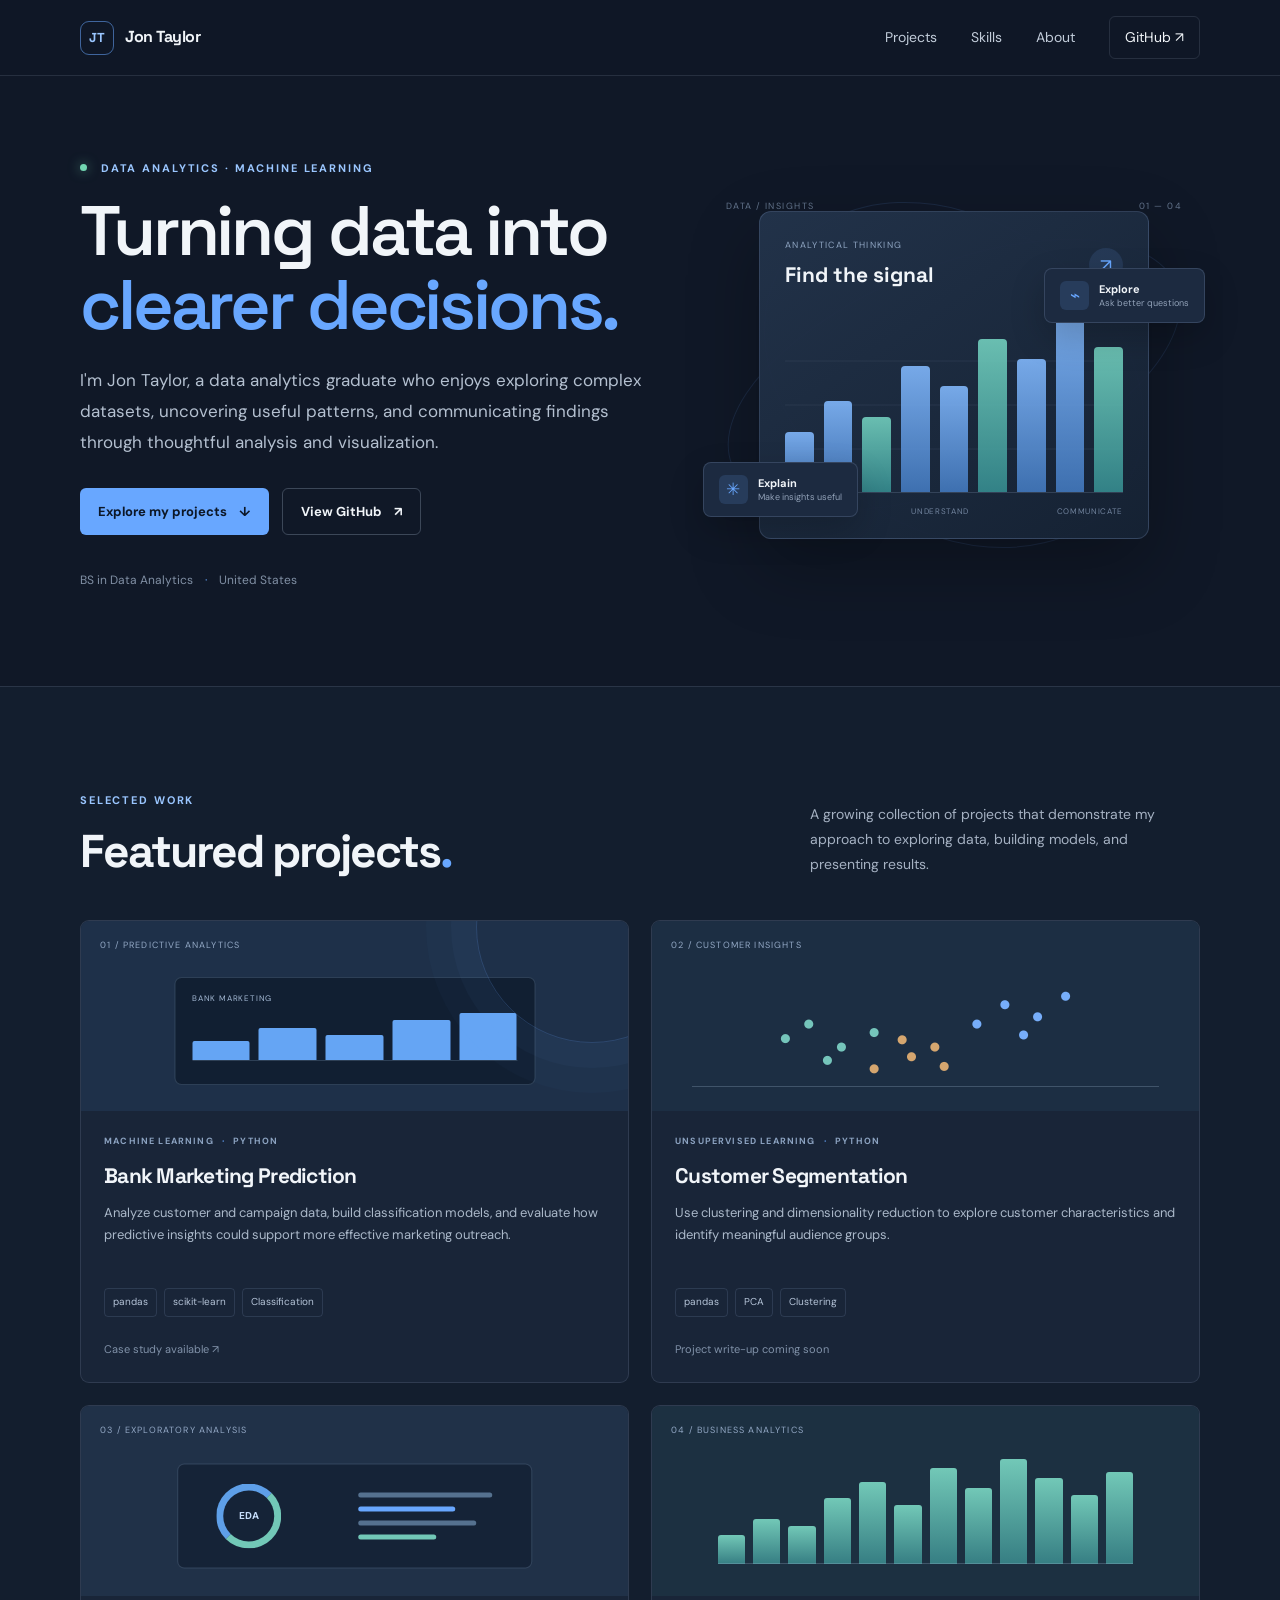
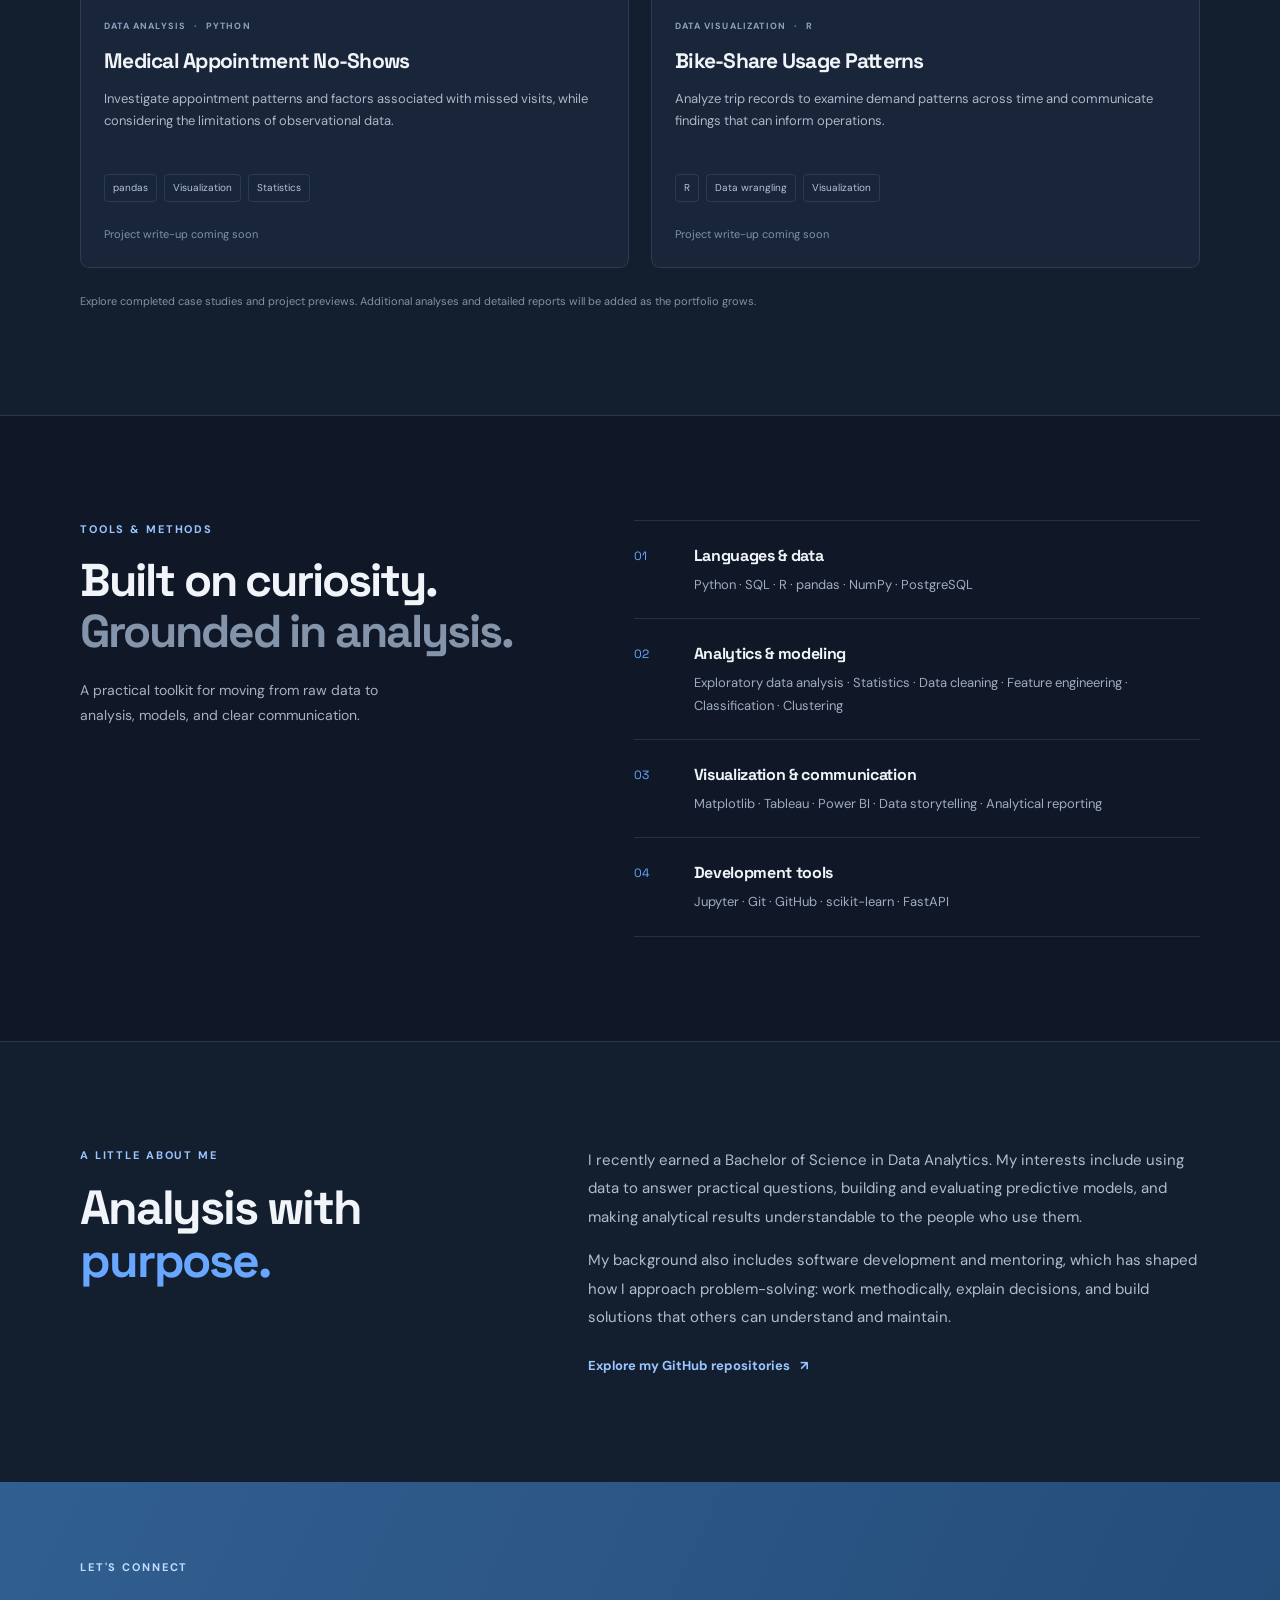
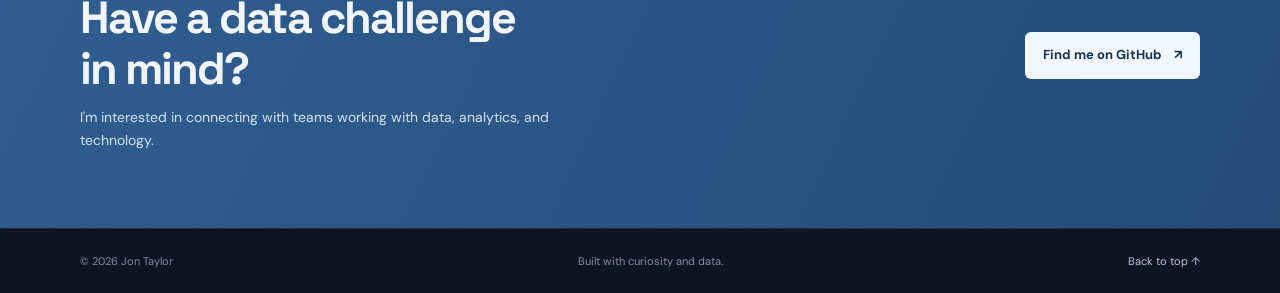
<file: index.html>
<!doctype html>
<html lang="en">

<head>
  <meta charset="utf-8">
  <meta name="viewport" content="width=device-width, initial-scale=1">
  <meta name="description"
    content="Jon Taylor's data analytics portfolio, featuring projects in data analysis, visualization, SQL, and machine learning.">
  <meta name="theme-color" content="#101827">
  <title>Jon Taylor | Data Analytics Portfolio</title>
  <link rel="preconnect" href="https://fonts.googleapis.com">
  <link rel="preconnect" href="https://fonts.gstatic.com" crossorigin>
  <link
    href="https://fonts.googleapis.com/css2?family=DM+Sans:wght@400;500;600;700&family=Space+Grotesk:wght@500;600;700&display=swap"
    rel="stylesheet">
  <link rel="stylesheet" href="styles.css">
</head>

<body>
  <header class="site-header">
    <nav class="nav container" aria-label="Main navigation">
      <a class="brand" href="#home" aria-label="Jon Taylor home"><span class="brand-mark">JT</span><span>Jon
          Taylor</span></a>
      <button class="menu-toggle" type="button" aria-expanded="false" aria-controls="nav-links"
        aria-label="Toggle navigation">☰</button>
      <div class="nav-links" id="nav-links">
        <a href="#projects">Projects</a>
        <a href="#skills">Skills</a>
        <a href="#about">About</a>
        <a class="nav-cta" href="https://github.com/jontaylor224" target="_blank" rel="noopener noreferrer">GitHub <span
            aria-hidden="true">↗</span></a>
      </div>
    </nav>
  </header>

  <main>
    <section class="hero container" id="home">
      <div class="hero-copy">
        <p class="eyebrow"><span class="status-dot"></span> DATA ANALYTICS · MACHINE LEARNING</p>
        <h1>Turning data into <span>clearer decisions.</span></h1>
        <p class="hero-intro">I'm Jon Taylor, a data analytics graduate who enjoys exploring complex datasets,
          uncovering useful patterns, and communicating findings through thoughtful analysis and visualization.</p>
        <div class="hero-actions">
          <a class="button button-primary" href="#projects">Explore my projects <span aria-hidden="true">↓</span></a>
          <a class="button button-secondary" href="https://github.com/jontaylor224" target="_blank"
            rel="noopener noreferrer">View GitHub <span aria-hidden="true">↗</span></a>
        </div>
        <div class="hero-meta"><span>BS in Data Analytics</span><span class="meta-separator">·</span><span>United
            States</span></div>
      </div>
      <div class="hero-visual" aria-label="Abstract data visualization illustration">
        <div class="visual-topline"><span>DATA / INSIGHTS</span><span>01 — 04</span></div>
        <div class="chart-card">
          <div class="chart-heading">
            <div><span class="chart-kicker">ANALYTICAL THINKING</span><strong>Find the signal</strong></div><span
              class="chart-icon">↗</span>
          </div>
          <div class="bar-chart" aria-hidden="true">
            <span style="--h:34%"></span><span style="--h:52%"></span><span style="--h:43%"></span><span
              style="--h:72%"></span><span style="--h:61%"></span><span style="--h:88%"></span><span
              style="--h:76%"></span><span style="--h:100%"></span><span style="--h:83%"></span>
          </div>
          <div class="chart-axis"><span>EXPLORE</span><span>UNDERSTAND</span><span>COMMUNICATE</span></div>
        </div>
        <div class="floating-note note-one"><span class="note-symbol">⌁</span><span><b>Explore</b><small>Ask better
              questions</small></span></div>
        <div class="floating-note note-two"><span class="note-symbol">✳</span><span><b>Explain</b><small>Make insights
              useful</small></span></div>
        <div class="visual-orbit orbit-one"></div>
        <div class="visual-orbit orbit-two"></div>
      </div>
    </section>

    <section class="section projects-section" id="projects">
      <div class="container">
        <div class="section-heading">
          <div>
            <p class="eyebrow">SELECTED WORK</p>
            <h2>Featured projects<span class="accent">.</span></h2>
          </div>
          <p class="section-description">A growing collection of projects that demonstrate my approach to exploring
            data, building models, and presenting results.</p>
        </div>
        <div class="project-grid">
          <article class="project-card project-featured">
            <a class="project-card-link" href="projects/bank-marketing-prediction/index.html">
              <div class="project-art art-census">
                <div class="art-label">01 / PREDICTIVE ANALYTICS</div>
                <div class="mini-dashboard">
                  <div class="mini-title">BANK MARKETING</div>
                  <div class="mini-bars"><i></i><i></i><i></i><i></i><i></i></div>
                  <div class="mini-line"></div>
                </div>
              </div>
              <div class="project-content">
                <div class="project-type">MACHINE LEARNING <span>·</span> PYTHON</div>
                <h3>Bank Marketing Prediction</h3>
                <p>Analyze customer and campaign data, build classification models, and evaluate how predictive insights
                  could support more effective marketing outreach.</p>
                <div class="tag-list">
                  <span>pandas</span>
                  <span>scikit-learn</span>
                  <span>Classification</span>
                </div>
                <span class="project-status">Case study available ↗</span>
              </div>
            </a>
          </article>
          <article class="project-card">
            <div class="project-art art-cluster">
              <div class="art-label">02 / CUSTOMER INSIGHTS</div>
              <div class="cluster-points">
                <i></i><i></i><i></i><i></i><i></i><i></i><i></i><i></i><i></i><i></i><i></i><i></i><i></i><i></i><i></i><i></i>
              </div>
              <div class="cluster-axis"></div>
            </div>
            <div class="project-content">
              <div class="project-type">UNSUPERVISED LEARNING <span>·</span> PYTHON</div>
              <h3>Customer Segmentation</h3>
              <p>Use clustering and dimensionality reduction to explore customer characteristics and identify meaningful
                audience groups.</p>
              <div class="tag-list"><span>pandas</span><span>PCA</span><span>Clustering</span></div><span
                class="project-status">Project write-up coming soon</span>
            </div>
          </article>
          <article class="project-card">
            <div class="project-art art-health">
              <div class="art-label">03 / EXPLORATORY ANALYSIS</div>
              <div class="health-panel">
                <div class="health-ring"><span>EDA</span></div>
                <div class="health-lines"><i></i><i></i><i></i><i></i></div>
              </div>
            </div>
            <div class="project-content">
              <div class="project-type">DATA ANALYSIS <span>·</span> PYTHON</div>
              <h3>Medical Appointment No-Shows</h3>
              <p>Investigate appointment patterns and factors associated with missed visits, while considering the
                limitations of observational data.</p>
              <div class="tag-list"><span>pandas</span><span>Visualization</span><span>Statistics</span></div><span
                class="project-status">Project write-up coming soon</span>
            </div>
          </article>
          <article class="project-card">
            <div class="project-art art-bikeshare">
              <div class="art-label">04 / BUSINESS ANALYTICS</div>
              <div class="bike-bars">
                <i></i><i></i><i></i><i></i><i></i><i></i><i></i><i></i><i></i><i></i><i></i><i></i>
              </div>
              <div class="bike-baseline"></div>
            </div>
            <div class="project-content">
              <div class="project-type">DATA VISUALIZATION <span>·</span> R</div>
              <h3>Bike-Share Usage Patterns</h3>
              <p>Analyze trip records to examine demand patterns across time and communicate findings that can inform
                operations.</p>
              <div class="tag-list"><span>R</span><span>Data wrangling</span><span>Visualization</span></div><span
                class="project-status">Project write-up coming soon</span>
            </div>
          </article>
        </div>
        <p class="projects-note">
          Explore completed case studies and project previews. Additional analyses
          and detailed reports will be added as the portfolio grows.
        </p>
      </div>
    </section>

    <section class="section skills-section" id="skills">
      <div class="container skills-layout">
        <div>
          <p class="eyebrow">TOOLS & METHODS</p>
          <h2>Built on curiosity.<br><span class="muted-heading">Grounded in analysis.</span></h2>
          <p class="section-description">A practical toolkit for moving from raw data to analysis, models, and clear
            communication.</p>
        </div>
        <div class="skill-groups">
          <div class="skill-group"><span class="skill-number">01</span>
            <div>
              <h3>Languages & data</h3>
              <p>Python · SQL · R · pandas · NumPy · PostgreSQL</p>
            </div>
          </div>
          <div class="skill-group"><span class="skill-number">02</span>
            <div>
              <h3>Analytics & modeling</h3>
              <p>Exploratory data analysis · Statistics · Data cleaning · Feature engineering · Classification ·
                Clustering</p>
            </div>
          </div>
          <div class="skill-group"><span class="skill-number">03</span>
            <div>
              <h3>Visualization & communication</h3>
              <p>Matplotlib · Tableau · Power BI · Data storytelling · Analytical reporting</p>
            </div>
          </div>
          <div class="skill-group"><span class="skill-number">04</span>
            <div>
              <h3>Development tools</h3>
              <p>Jupyter · Git · GitHub · scikit-learn · FastAPI</p>
            </div>
          </div>
        </div>
      </div>
    </section>

    <section class="section about-section" id="about">
      <div class="container about-layout">
        <div>
          <p class="eyebrow">A LITTLE ABOUT ME</p>
          <h2>Analysis with<br><span class="accent">purpose.</span></h2>
        </div>
        <div class="about-copy">
          <p>I recently earned a Bachelor of Science in Data Analytics. My interests include using data to answer
            practical questions, building and evaluating predictive models, and making analytical results understandable
            to the people who use them.</p>
          <p>My background also includes software development and mentoring, which has shaped how I approach
            problem-solving: work methodically, explain decisions, and build solutions that others can understand and
            maintain.</p><a class="text-link" href="https://github.com/jontaylor224" target="_blank"
            rel="noopener noreferrer">Explore my GitHub repositories <span aria-hidden="true">↗</span></a>
        </div>
      </div>
    </section>

    <section class="contact-section" id="contact">
      <div class="container contact-inner">
        <div>
          <p class="eyebrow">LET'S CONNECT</p>
          <h2>Have a data challenge<br>in mind?</h2>
          <p>I'm interested in connecting with teams working with data, analytics, and technology.</p>
        </div><a class="button button-light" href="https://github.com/jontaylor224" target="_blank"
          rel="noopener noreferrer">Find me on GitHub <span aria-hidden="true">↗</span></a>
      </div>
    </section>
  </main>

  <footer class="footer">
    <div class="container footer-inner"><span>© <span id="year">2026</span> Jon Taylor</span><span>Built with curiosity
        and data.</span><a href="#home">Back to top ↑</a></div>
  </footer>
  <script>
    const toggle = document.querySelector('.menu-toggle');
    const links = document.querySelector('.nav-links');
    toggle.addEventListener('click', () => {
      const expanded = toggle.getAttribute('aria-expanded') === 'true';
      toggle.setAttribute('aria-expanded', String(!expanded));
      links.classList.toggle('is-open', !expanded);
    });
    links.querySelectorAll('a').forEach(link => link.addEventListener('click', () => {
      toggle.setAttribute('aria-expanded', 'false');
      links.classList.remove('is-open');
    }));
    document.getElementById('year').textContent = new Date().getFullYear();
  </script>
</body>

</html>
</file>
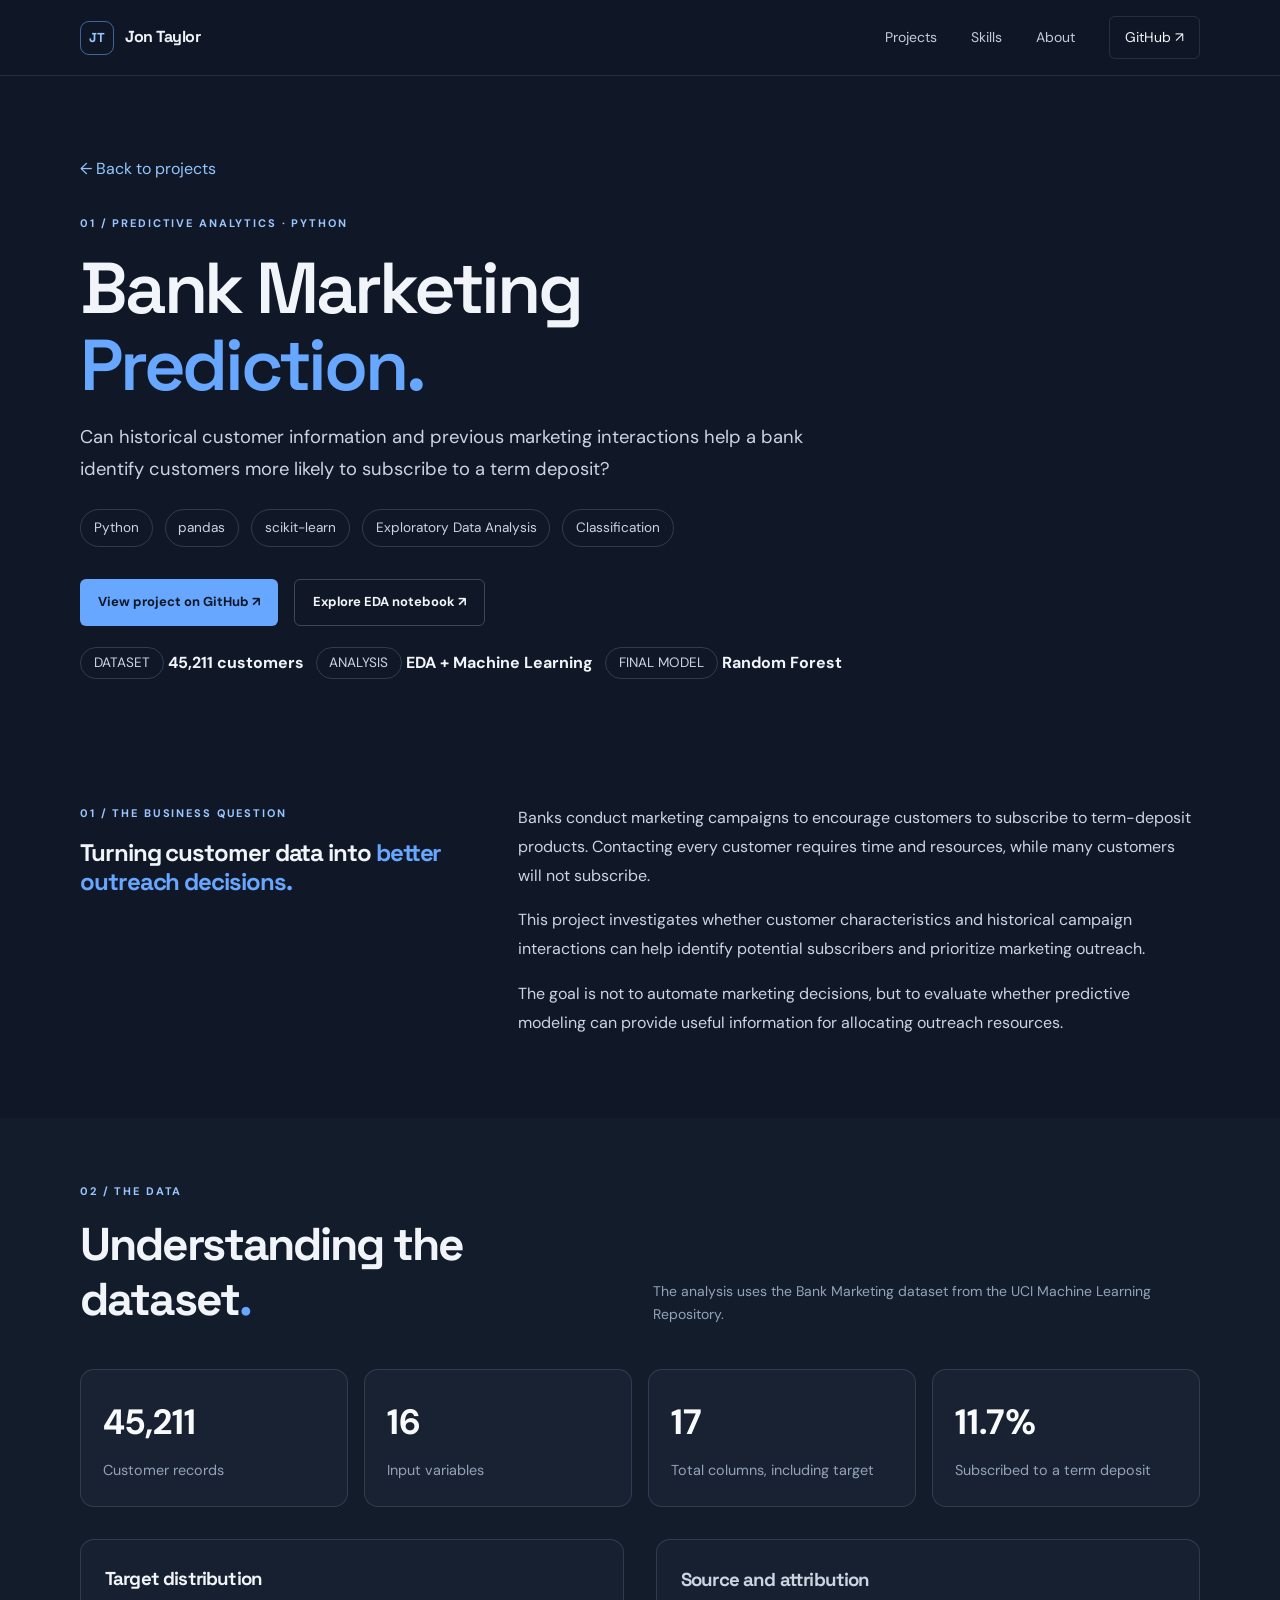
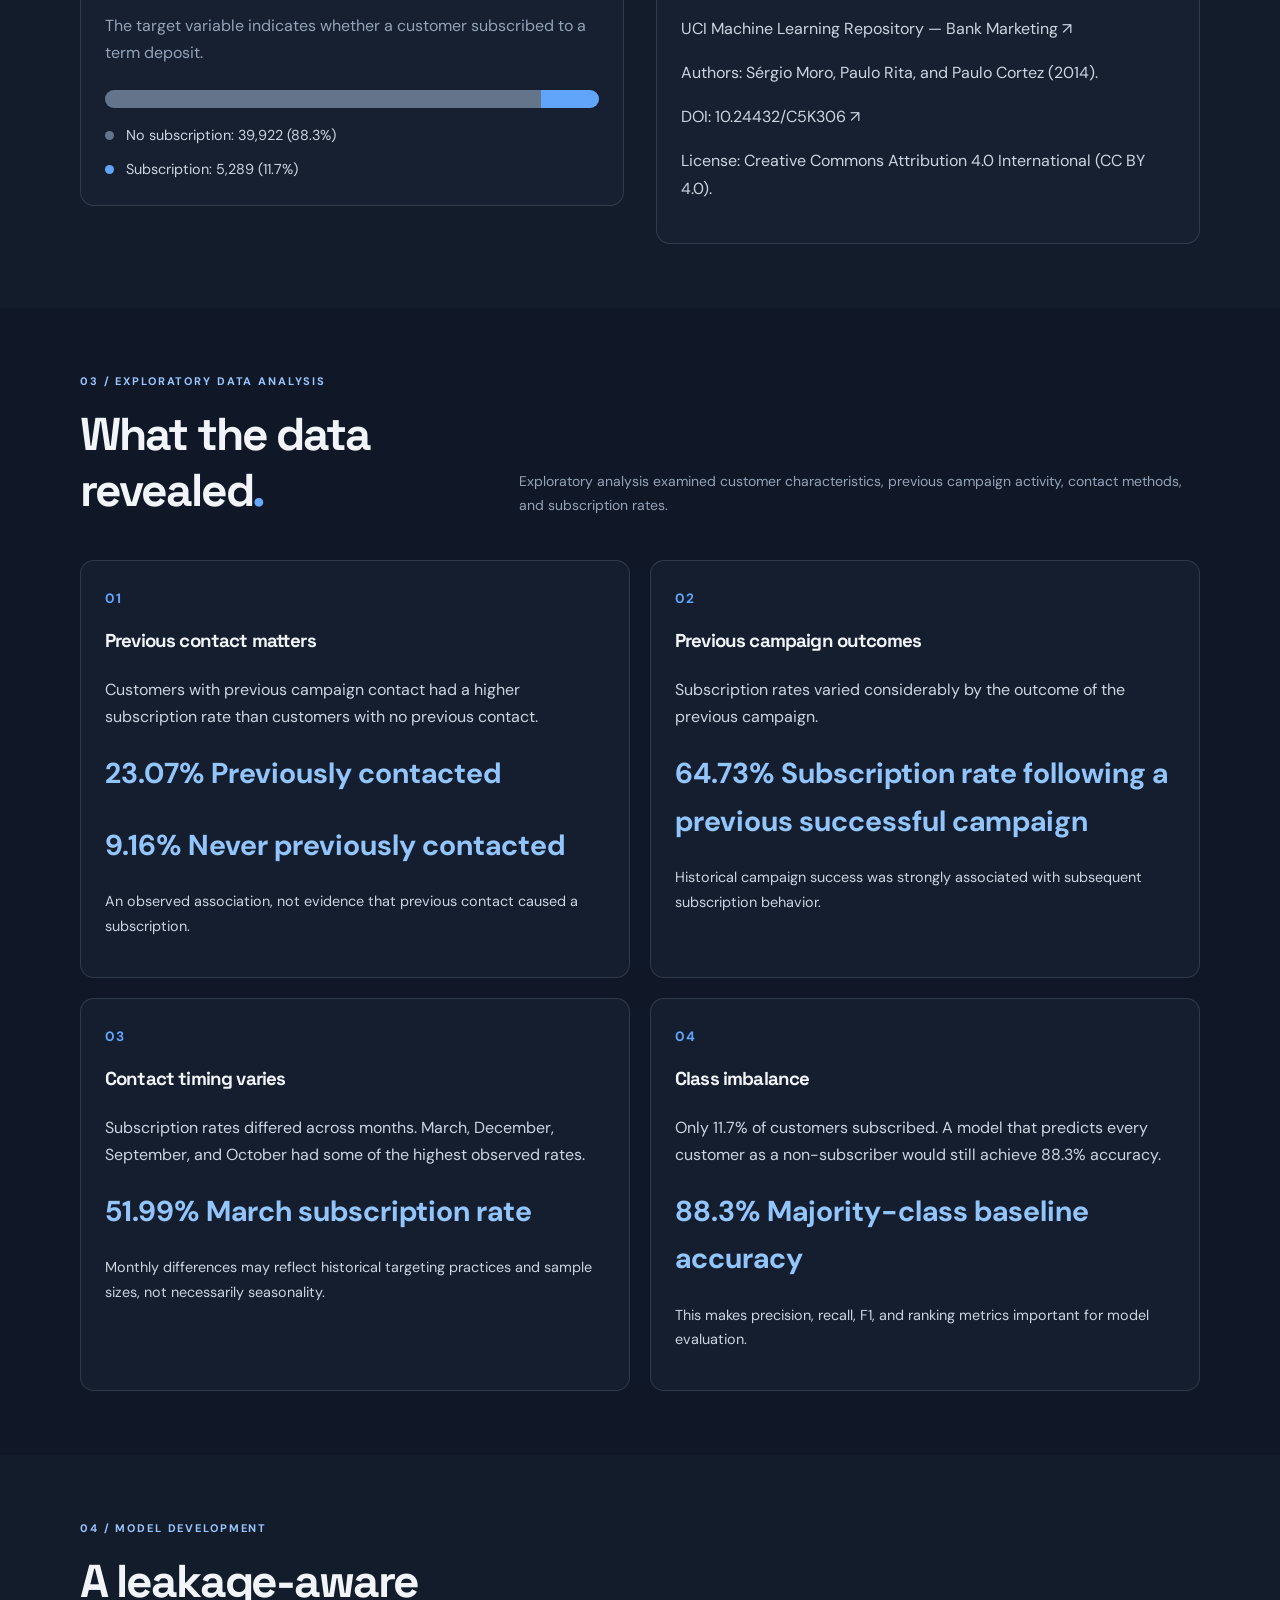
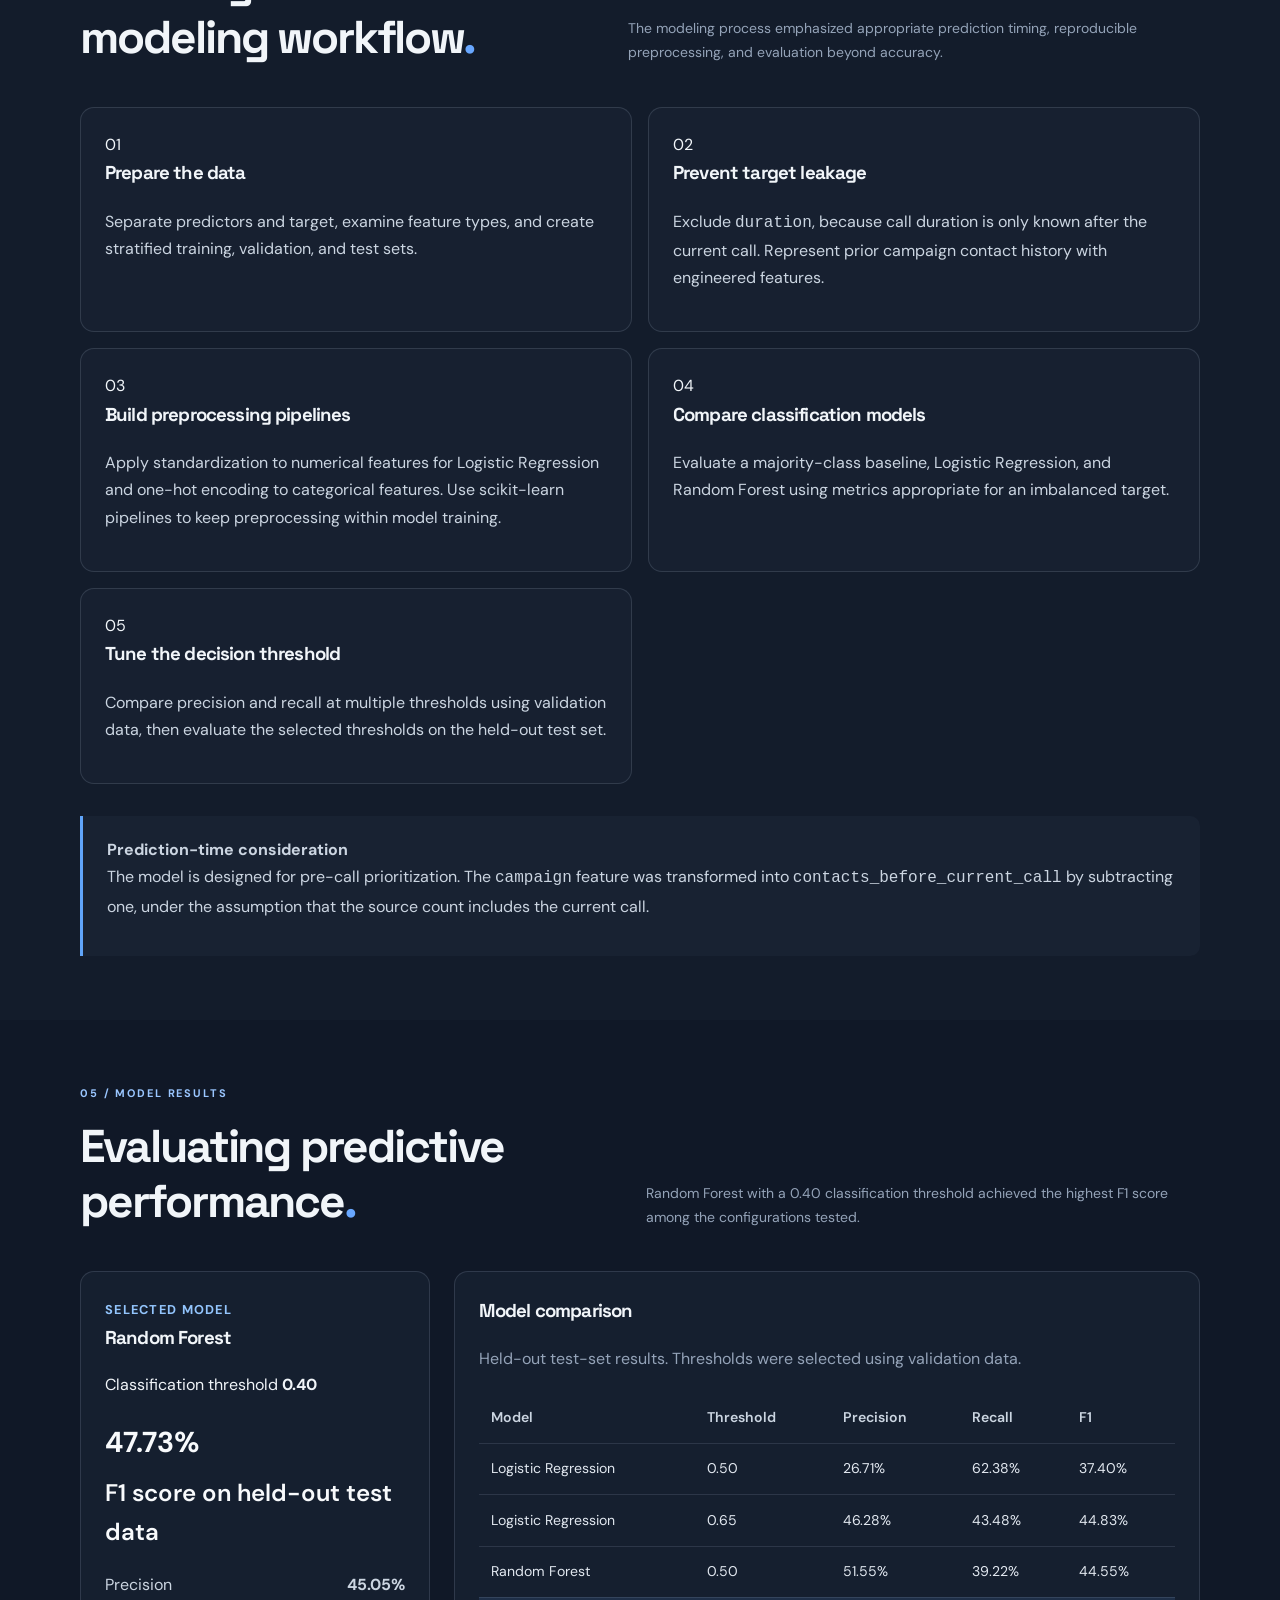
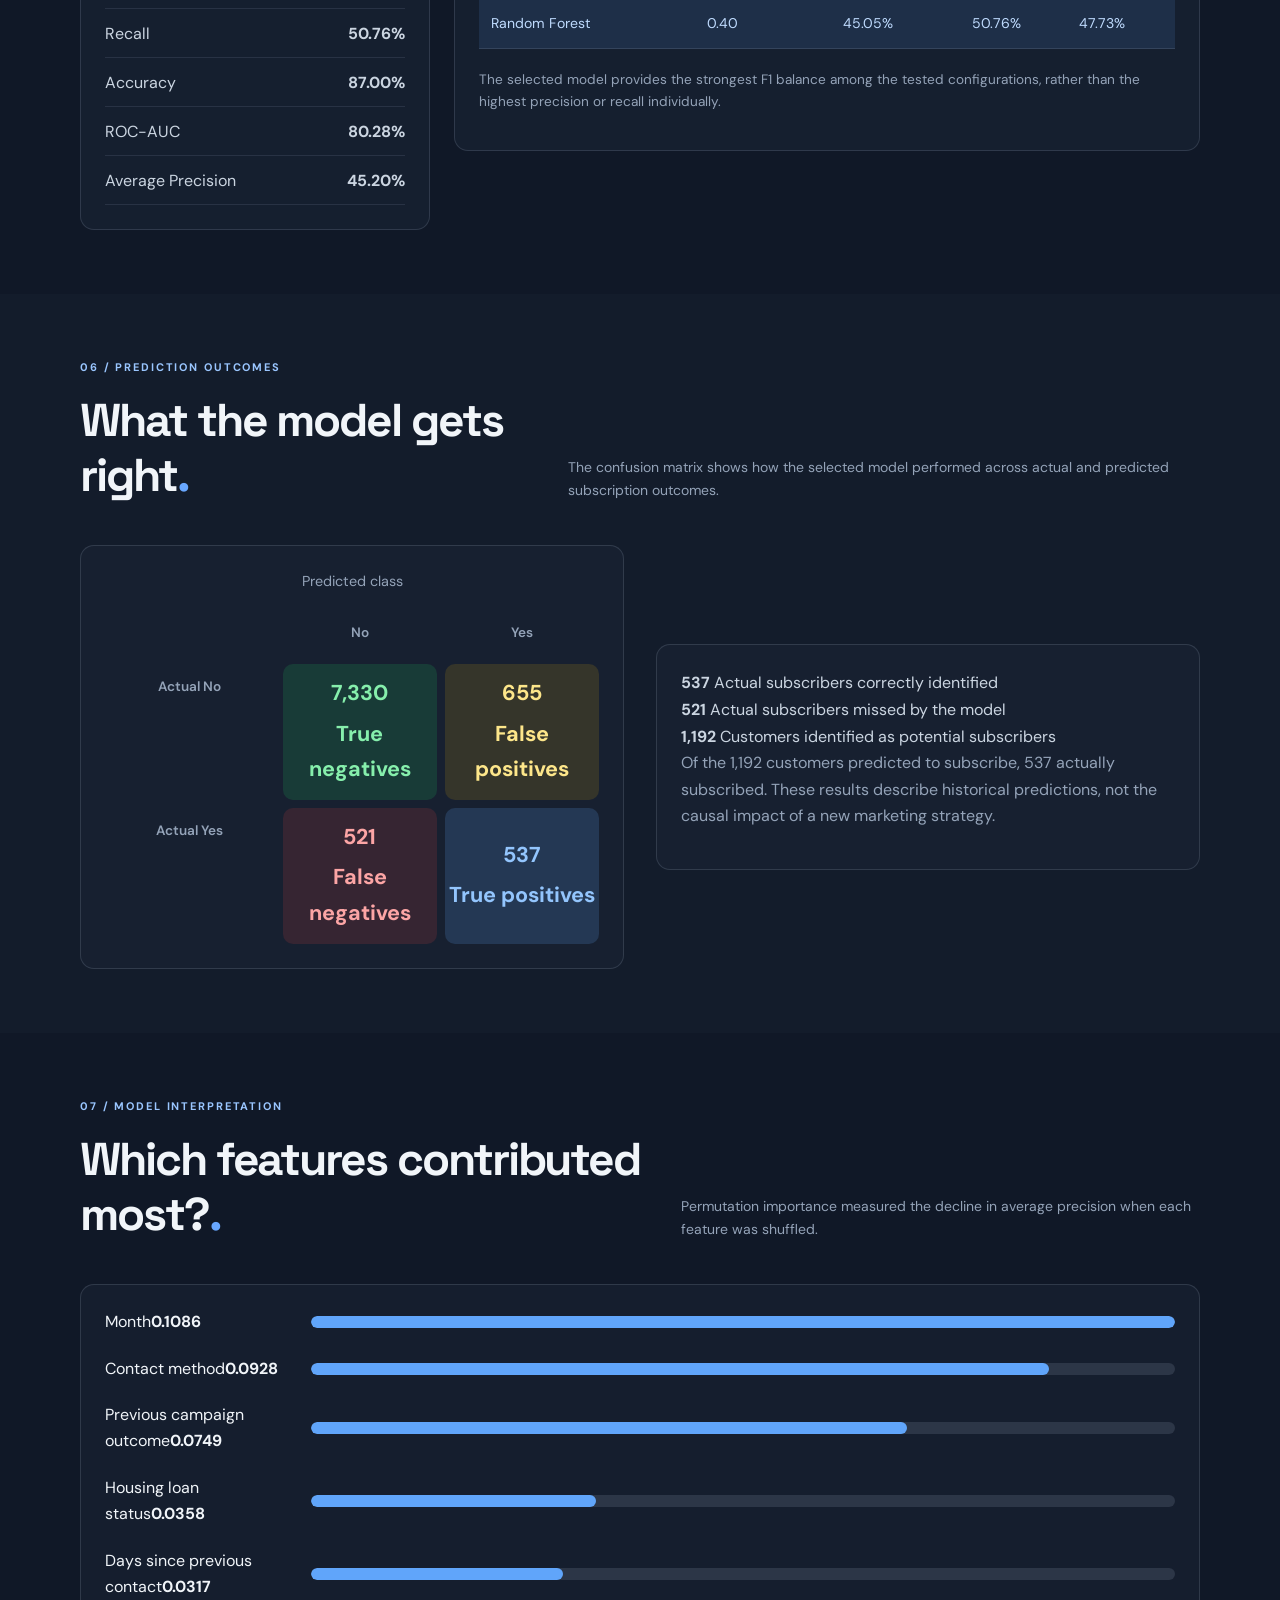
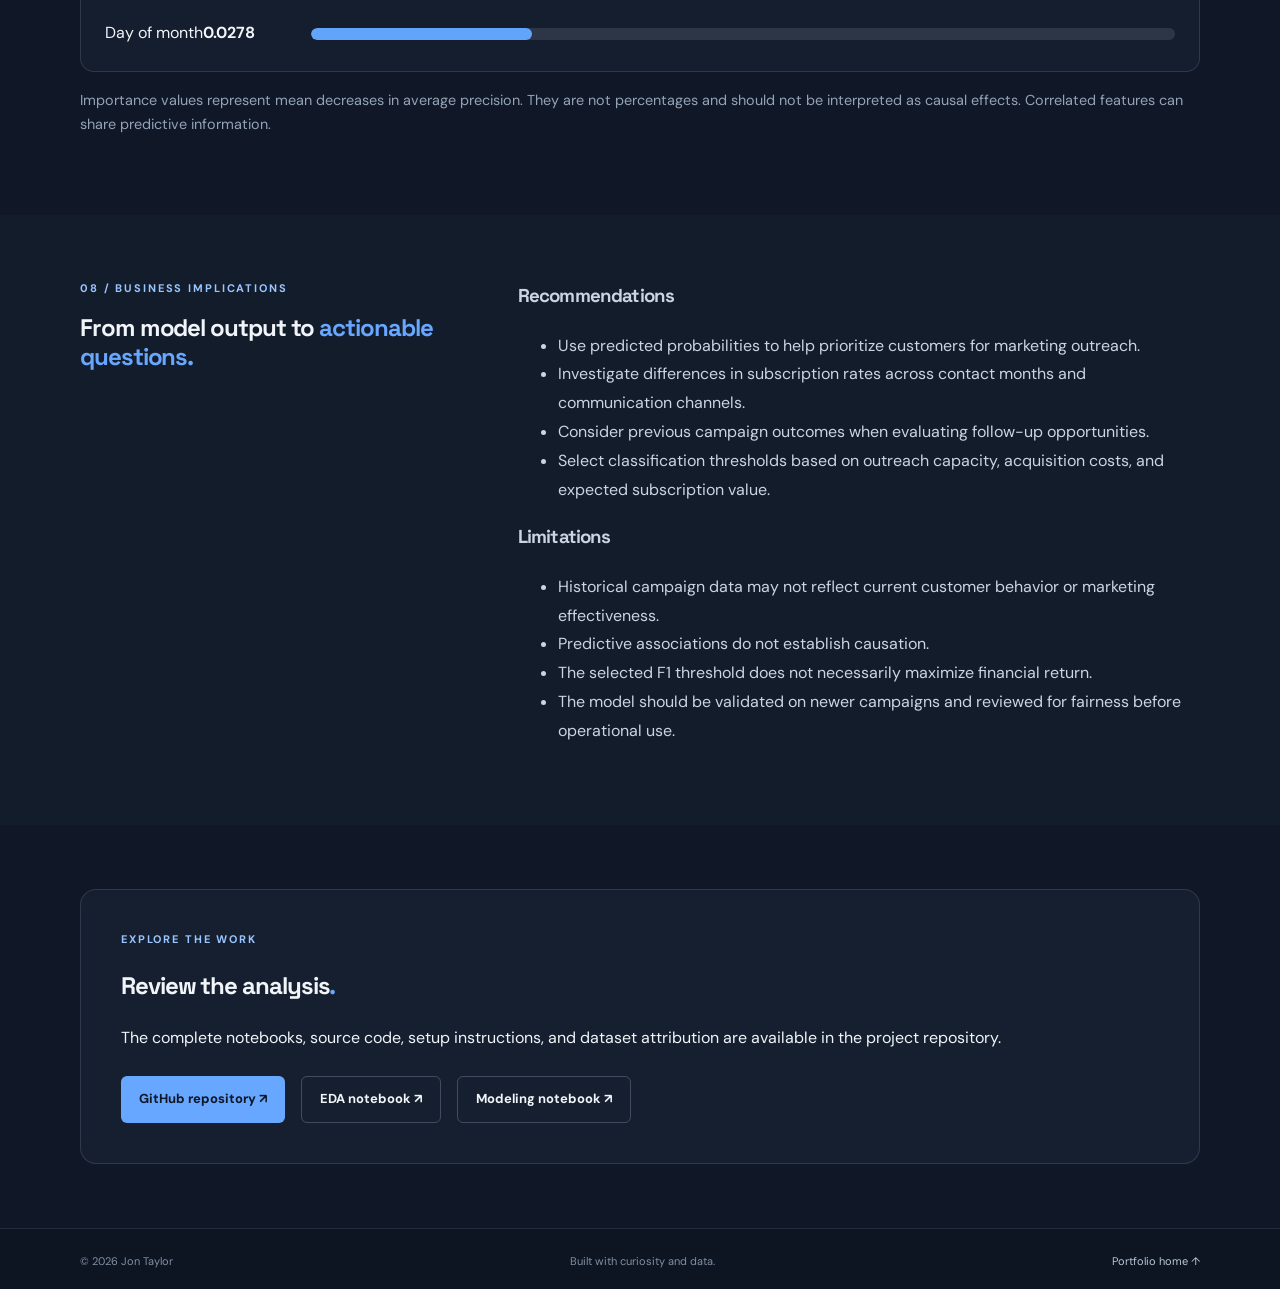
<file: projects/bank-marketing-prediction/index.html>
<!doctype html>
<html lang="en">

<head>
  <meta charset="utf-8">
  <meta name="viewport" content="width=device-width, initial-scale=1">
  <meta name="description"
    content="Bank Marketing Prediction: an exploratory data analysis and machine learning project examining term-deposit subscription behavior.">
  <meta name="theme-color" content="#101827">

  <title>Bank Marketing Prediction | Jon Taylor</title>

  <link rel="preconnect" href="https://fonts.googleapis.com">
  <link rel="preconnect" href="https://fonts.gstatic.com" crossorigin>
  <link
    href="https://fonts.googleapis.com/css2?family=DM+Sans:wght@400;500;600;700&family=Space+Grotesk:wght@500;600;700&display=swap"
    rel="stylesheet">

  <link rel="stylesheet" href="../../styles.css">
  <link rel="stylesheet" href="project.css">
</head>

<body>

  <header class="site-header">
    <nav class="nav container" aria-label="Main navigation">
      <a class="brand" href="../../index.html">
        <span class="brand-mark">JT</span>
        <span>Jon Taylor</span>
      </a>

      <button class="menu-toggle" type="button"
        aria-expanded="false" aria-controls="nav-links"
        aria-label="Toggle navigation">☰</button>

      <div class="nav-links" id="nav-links">
        <a href="../../index.html#projects">Projects</a>
        <a href="../../index.html#skills">Skills</a>
        <a href="../../index.html#about">About</a>
        <a class="nav-cta"
          href="https://github.com/jontaylor224/bank-marketing-prediction"
          target="_blank" rel="noopener noreferrer">
          GitHub <span aria-hidden="true">↗</span>
        </a>
      </div>
    </nav>
  </header>

  <main>

    <!-- Project introduction -->
    <section class="case-hero">
      <div class="container">
        <a class="back-link" href="../../index.html#projects">
          ← Back to projects
        </a>

        <p class="eyebrow">01 / PREDICTIVE ANALYTICS · PYTHON</p>

        <h1>Bank Marketing <span>Prediction.</span></h1>

        <p class="case-intro">
          Can historical customer information and previous marketing
          interactions help a bank identify customers more likely to
          subscribe to a term deposit?
        </p>

        <div class="case-tags">
          <span>Python</span>
          <span>pandas</span>
          <span>scikit-learn</span>
          <span>Exploratory Data Analysis</span>
          <span>Classification</span>
        </div>

        <div class="case-actions">
          <a class="button button-primary"
            href="https://github.com/jontaylor224/bank-marketing-prediction"
            target="_blank" rel="noopener noreferrer">
            View project on GitHub ↗
          </a>

          <a class="button button-secondary"
            href="https://github.com/jontaylor224/bank-marketing-prediction/blob/main/notebooks/01_exploratory_data_analysis.ipynb"
            target="_blank" rel="noopener noreferrer">
            Explore EDA notebook ↗
          </a>
        </div>

        <div class="case-meta">
          <div>
            <span>DATASET</span>
            <strong>45,211 customers</strong>
          </div>
          <div>
            <span>ANALYSIS</span>
            <strong>EDA + Machine Learning</strong>
          </div>
          <div>
            <span>FINAL MODEL</span>
            <strong>Random Forest</strong>
          </div>
        </div>
      </div>
    </section>

    <!-- Business problem -->
    <section class="section case-section">
      <div class="container case-narrative">
        <div class="case-section-heading">
          <p class="eyebrow">01 / THE BUSINESS QUESTION</p>
          <h2>Turning customer data into <span class="accent">better outreach decisions.</span></h2>
        </div>

        <div class="case-copy">
          <p>
            Banks conduct marketing campaigns to encourage customers to
            subscribe to term-deposit products. Contacting every customer
            requires time and resources, while many customers will not
            subscribe.
          </p>

          <p>
            This project investigates whether customer characteristics
            and historical campaign interactions can help identify
            potential subscribers and prioritize marketing outreach.
          </p>

          <p>
            The goal is not to automate marketing decisions, but to
            evaluate whether predictive modeling can provide useful
            information for allocating outreach resources.
          </p>
        </div>
      </div>
    </section>

    <!-- Dataset -->
    <section class="section case-section case-alt">
      <div class="container">
        <div class="section-heading">
          <div>
            <p class="eyebrow">02 / THE DATA</p>
            <h2>Understanding the dataset<span class="accent">.</span></h2>
          </div>

          <p class="section-description">
            The analysis uses the Bank Marketing dataset from the
            UCI Machine Learning Repository.
          </p>
        </div>

        <div class="stat-grid">
          <article class="stat-card">
            <span class="stat-value">45,211</span>
            <span class="stat-label">Customer records</span>
          </article>

          <article class="stat-card">
            <span class="stat-value">16</span>
            <span class="stat-label">Input variables</span>
          </article>

          <article class="stat-card">
            <span class="stat-value">17</span>
            <span class="stat-label">Total columns, including target</span>
          </article>

          <article class="stat-card">
            <span class="stat-value">11.7%</span>
            <span class="stat-label">Subscribed to a term deposit</span>
          </article>
        </div>

        <div class="dataset-layout">
          <div class="insight-panel">
            <h3>Target distribution</h3>
            <p class="muted">
              The target variable indicates whether a customer subscribed
              to a term deposit.
            </p>

            <div class="distribution-bar" role="img"
              aria-label="88.3 percent did not subscribe and 11.7 percent subscribed">
              <span class="distribution-no"></span>
              <span class="distribution-yes"></span>
            </div>

            <div class="distribution-legend">
              <span><i class="legend-no"></i> No subscription: 39,922 (88.3%)</span>
              <span><i class="legend-yes"></i> Subscription: 5,289 (11.7%)</span>
            </div>
          </div>

          <div class="dataset-description">
            <h3>Source and attribution</h3>
            <p>
              <a href="https://archive.ics.uci.edu/dataset/222/bank+marketing"
                target="_blank" rel="noopener noreferrer">
                UCI Machine Learning Repository — Bank Marketing ↗
              </a>
            </p>
            <p>
              Authors: Sérgio Moro, Paulo Rita, and Paulo Cortez (2014).
            </p>
            <p>
              DOI:
              <a href="https://doi.org/10.24432/C5K306"
                target="_blank" rel="noopener noreferrer">
                10.24432/C5K306 ↗
              </a>
            </p>
            <p>
              License: Creative Commons Attribution 4.0 International
              (CC BY 4.0).
            </p>
          </div>
        </div>
      </div>
    </section>

    <!-- EDA findings -->
    <section class="section case-section">
      <div class="container">
        <div class="section-heading">
          <div>
            <p class="eyebrow">03 / EXPLORATORY DATA ANALYSIS</p>
            <h2>What the data revealed<span class="accent">.</span></h2>
          </div>

          <p class="section-description">
            Exploratory analysis examined customer characteristics,
            previous campaign activity, contact methods, and subscription
            rates.
          </p>
        </div>

        <div class="finding-grid">

          <article class="finding-card">
            <span class="finding-number">01</span>
            <h3>Previous contact matters</h3>
            <p>
              Customers with previous campaign contact had a higher
              subscription rate than customers with no previous contact.
            </p>
            <div class="finding-comparison finding-highlight">
              <div>
                <strong>23.07%</strong>
                <span>Previously contacted</span>
              </div>
              <div>
                <strong>9.16%</strong>
                <span>Never previously contacted</span>
              </div>
            </div>
            <p class="finding-note">
              An observed association, not evidence that previous contact
              caused a subscription.
            </p>
          </article>

          <article class="finding-card">
            <span class="finding-number">02</span>
            <h3>Previous campaign outcomes</h3>
            <p>
              Subscription rates varied considerably by the outcome of
              the previous campaign.
            </p>
            <div class="finding-highlight">
              <strong>64.73%</strong>
              <span>Subscription rate following a previous successful campaign</span>
            </div>
            <p class="finding-note">
              Historical campaign success was strongly associated with
              subsequent subscription behavior.
            </p>
          </article>

          <article class="finding-card">
            <span class="finding-number">03</span>
            <h3>Contact timing varies</h3>
            <p>
              Subscription rates differed across months. March, December,
              September, and October had some of the highest observed rates.
            </p>
            <div class="finding-highlight">
              <strong>51.99%</strong>
              <span>March subscription rate</span>
            </div>
            <p class="finding-note">
              Monthly differences may reflect historical targeting
              practices and sample sizes, not necessarily seasonality.
            </p>
          </article>

          <article class="finding-card">
            <span class="finding-number">04</span>
            <h3>Class imbalance</h3>
            <p>
              Only 11.7% of customers subscribed. A model that predicts
              every customer as a non-subscriber would still achieve
              88.3% accuracy.
            </p>
            <div class="finding-highlight">
              <strong>88.3%</strong>
              <span>Majority-class baseline accuracy</span>
            </div>
            <p class="finding-note">
              This makes precision, recall, F1, and ranking metrics
              important for model evaluation.
            </p>
          </article>

        </div>
      </div>
    </section>

    <!-- Methodology -->
    <section class="section case-section case-alt">
      <div class="container">
        <div class="section-heading">
          <div>
            <p class="eyebrow">04 / MODEL DEVELOPMENT</p>
            <h2>A leakage-aware modeling workflow<span class="accent">.</span></h2>
          </div>

          <p class="section-description">
            The modeling process emphasized appropriate prediction timing,
            reproducible preprocessing, and evaluation beyond accuracy.
          </p>
        </div>

        <div class="workflow">
          <article class="workflow-step">
            <span>01</span>
            <div>
              <h3>Prepare the data</h3>
              <p>
                Separate predictors and target, examine feature types,
                and create stratified training, validation, and test sets.
              </p>
            </div>
          </article>

          <article class="workflow-step">
            <span>02</span>
            <div>
              <h3>Prevent target leakage</h3>
              <p>
                Exclude <code>duration</code>, because call duration is
                only known after the current call. Represent prior
                campaign contact history with engineered features.
              </p>
            </div>
          </article>

          <article class="workflow-step">
            <span>03</span>
            <div>
              <h3>Build preprocessing pipelines</h3>
              <p>
                Apply standardization to numerical features for Logistic
                Regression and one-hot encoding to categorical features.
                Use scikit-learn pipelines to keep preprocessing within
                model training.
              </p>
            </div>
          </article>

          <article class="workflow-step">
            <span>04</span>
            <div>
              <h3>Compare classification models</h3>
              <p>
                Evaluate a majority-class baseline, Logistic Regression,
                and Random Forest using metrics appropriate for
                an imbalanced target.
              </p>
            </div>
          </article>

          <article class="workflow-step">
            <span>05</span>
            <div>
              <h3>Tune the decision threshold</h3>
              <p>
                Compare precision and recall at multiple thresholds
                using validation data, then evaluate the selected
                thresholds on the held-out test set.
              </p>
            </div>
          </article>
        </div>

        <div class="prediction-note">
          <strong>Prediction-time consideration</strong>
          <p>
            The model is designed for pre-call prioritization. The
            <code>campaign</code> feature was transformed into
            <code>contacts_before_current_call</code> by subtracting one,
            under the assumption that the source count includes the
            current call.
          </p>
        </div>
      </div>
    </section>

    <!-- Model results -->
    <section class="section case-section">
      <div class="container">
        <div class="section-heading">
          <div>
            <p class="eyebrow">05 / MODEL RESULTS</p>
            <h2>Evaluating predictive performance<span class="accent">.</span></h2>
          </div>

          <p class="section-description">
            Random Forest with a 0.40 classification threshold achieved
            the highest F1 score among the configurations tested.
          </p>
        </div>

        <div class="results-layout">
          <div class="results-summary">
            <span class="results-label">SELECTED MODEL</span>
            <h3>Random Forest</h3>
            <p>
              Classification threshold
              <strong>0.40</strong>
            </p>

            <div class="primary-metric">
              <strong>47.73%</strong>
              <span>F1 score on held-out test data</span>
            </div>

            <div class="metric-list">
              <div><span>Precision</span><strong>45.05%</strong></div>
              <div><span>Recall</span><strong>50.76%</strong></div>
              <div><span>Accuracy</span><strong>87.00%</strong></div>
              <div><span>ROC-AUC</span><strong>80.28%</strong></div>
              <div><span>Average Precision</span><strong>45.20%</strong></div>
            </div>
          </div>

          <div class="comparison-panel">
            <h3>Model comparison</h3>
            <p class="muted">
              Held-out test-set results. Thresholds were selected
              using validation data.
            </p>

            <div class="table-scroll">
              <table class="results-table">
                <thead>
                  <tr>
                    <th>Model</th>
                    <th>Threshold</th>
                    <th>Precision</th>
                    <th>Recall</th>
                    <th>F1</th>
                  </tr>
                </thead>
                <tbody>
                  <tr>
                    <td>Logistic Regression</td>
                    <td>0.50</td>
                    <td>26.71%</td>
                    <td>62.38%</td>
                    <td>37.40%</td>
                  </tr>
                  <tr>
                    <td>Logistic Regression</td>
                    <td>0.65</td>
                    <td>46.28%</td>
                    <td>43.48%</td>
                    <td>44.83%</td>
                  </tr>
                  <tr>
                    <td>Random Forest</td>
                    <td>0.50</td>
                    <td>51.55%</td>
                    <td>39.22%</td>
                    <td>44.55%</td>
                  </tr>
                  <tr class="selected-row">
                    <td>Random Forest</td>
                    <td>0.40</td>
                    <td>45.05%</td>
                    <td>50.76%</td>
                    <td>47.73%</td>
                  </tr>
                </tbody>
              </table>
            </div>

            <p class="table-note">
              The selected model provides the strongest F1 balance
              among the tested configurations, rather than the
              highest precision or recall individually.
            </p>
          </div>
        </div>
      </div>
    </section>

    <!-- Confusion matrix -->
    <section class="section case-section case-alt">
      <div class="container">
        <div class="section-heading">
          <div>
            <p class="eyebrow">06 / PREDICTION OUTCOMES</p>
            <h2>What the model gets right<span class="accent">.</span></h2>
          </div>

          <p class="section-description">
            The confusion matrix shows how the selected model performed
            across actual and predicted subscription outcomes.
          </p>
        </div>

        <div class="matrix-layout">
          <div class="matrix-panel">
            <p class="matrix-axis-label">Predicted class</p>

            <div class="matrix-grid">
              <div class="matrix-corner"></div>
              <div class="matrix-heading">No</div>
              <div class="matrix-heading">Yes</div>

              <div class="matrix-heading">Actual No</div>
              <div class="matrix-cell true-negative">
                <strong>7,330</strong>
                <span>True negatives</span>
              </div>
              <div class="matrix-cell false-positive">
                <strong>655</strong>
                <span>False positives</span>
              </div>

              <div class="matrix-heading">Actual Yes</div>
              <div class="matrix-cell false-negative">
                <strong>521</strong>
                <span>False negatives</span>
              </div>
              <div class="matrix-cell true-positive">
                <strong>537</strong>
                <span>True positives</span>
              </div>
            </div>
          </div>

          <div class="matrix-insights">
            <article>
              <strong>537</strong>
              <span>Actual subscribers correctly identified</span>
            </article>
            <article>
              <strong>521</strong>
              <span>Actual subscribers missed by the model</span>
            </article>
            <article>
              <strong>1,192</strong>
              <span>Customers identified as potential subscribers</span>
            </article>
            <p class="muted">
              Of the 1,192 customers predicted to subscribe,
              537 actually subscribed. These results describe
              historical predictions, not the causal impact of
              a new marketing strategy.
            </p>
          </div>
        </div>
      </div>
    </section>

    <!-- Feature importance -->
    <section class="section case-section">
      <div class="container">
        <div class="section-heading">
          <div>
            <p class="eyebrow">07 / MODEL INTERPRETATION</p>
            <h2>Which features contributed most?<span class="accent">.</span></h2>
          </div>

          <p class="section-description">
            Permutation importance measured the decline in average
            precision when each feature was shuffled.
          </p>
        </div>

        <div class="importance-panel">
          <div class="importance-item">
            <div><span>Month</span><strong>0.1086</strong></div>
            <div class="importance-track"><i style="--value:100%"></i></div>
          </div>
          <div class="importance-item">
            <div><span>Contact method</span><strong>0.0928</strong></div>
            <div class="importance-track"><i style="--value:85.4%"></i></div>
          </div>
          <div class="importance-item">
            <div><span>Previous campaign outcome</span><strong>0.0749</strong></div>
            <div class="importance-track"><i style="--value:69%"></i></div>
          </div>
          <div class="importance-item">
            <div><span>Housing loan status</span><strong>0.0358</strong></div>
            <div class="importance-track"><i style="--value:33%"></i></div>
          </div>
          <div class="importance-item">
            <div><span>Days since previous contact</span><strong>0.0317</strong></div>
            <div class="importance-track"><i style="--value:29.2%"></i></div>
          </div>
          <div class="importance-item">
            <div><span>Day of month</span><strong>0.0278</strong></div>
            <div class="importance-track"><i style="--value:25.6%"></i></div>
          </div>
        </div>

        <p class="importance-note">
          Importance values represent mean decreases in average
          precision. They are not percentages and should not be
          interpreted as causal effects. Correlated features can
          share predictive information.
        </p>
      </div>
    </section>

    <!-- Recommendations and limitations -->
    <section class="section case-section case-alt">
      <div class="container case-narrative">
        <div class="case-section-heading">
          <p class="eyebrow">08 / BUSINESS IMPLICATIONS</p>
          <h2>From model output to <span class="accent">actionable questions.</span></h2>
        </div>

        <div class="case-copy">
          <h3>Recommendations</h3>
          <ul>
            <li>
              Use predicted probabilities to help prioritize customers
              for marketing outreach.
            </li>
            <li>
              Investigate differences in subscription rates across
              contact months and communication channels.
            </li>
            <li>
              Consider previous campaign outcomes when evaluating
              follow-up opportunities.
            </li>
            <li>
              Select classification thresholds based on outreach
              capacity, acquisition costs, and expected subscription value.
            </li>
          </ul>

          <h3>Limitations</h3>
          <ul>
            <li>
              Historical campaign data may not reflect current
              customer behavior or marketing effectiveness.
            </li>
            <li>
              Predictive associations do not establish causation.
            </li>
            <li>
              The selected F1 threshold does not necessarily maximize
              financial return.
            </li>
            <li>
              The model should be validated on newer campaigns and
              reviewed for fairness before operational use.
            </li>
          </ul>
        </div>
      </div>
    </section>

    <!-- Project resources -->
    <section class="section case-section">
      <div class="container resources-panel">
        <p class="eyebrow">EXPLORE THE WORK</p>
        <h2>Review the analysis<span class="accent">.</span></h2>
        <p>
          The complete notebooks, source code, setup instructions,
          and dataset attribution are available in the project repository.
        </p>

        <div class="case-actions">
          <a class="button button-primary"
            href="https://github.com/jontaylor224/bank-marketing-prediction"
            target="_blank" rel="noopener noreferrer">
            GitHub repository ↗
          </a>

          <a class="button button-secondary"
            href="https://github.com/jontaylor224/bank-marketing-prediction/blob/main/notebooks/01_exploratory_data_analysis.ipynb"
            target="_blank" rel="noopener noreferrer">
            EDA notebook ↗
          </a>

          <a class="button button-secondary"
            href="https://github.com/jontaylor224/bank-marketing-prediction/blob/main/notebooks/02_model_development.ipynb"
            target="_blank" rel="noopener noreferrer">
            Modeling notebook ↗
          </a>
        </div>
      </div>
    </section>

  </main>

  <footer class="footer">
    <div class="container footer-inner">
      <span>© <span id="year">2026</span> Jon Taylor</span>
      <span>Built with curiosity and data.</span>
      <a href="../../index.html">Portfolio home ↑</a>
    </div>
  </footer>

  <script>
    const toggle = document.querySelector('.menu-toggle');
    const links = document.querySelector('.nav-links');

    toggle.addEventListener('click', () => {
      const expanded = toggle.getAttribute('aria-expanded') === 'true';
      toggle.setAttribute('aria-expanded', String(!expanded));
      links.classList.toggle('is-open', !expanded);
    });

    links.querySelectorAll('a').forEach(link => {
      link.addEventListener('click', () => {
        toggle.setAttribute('aria-expanded', 'false');
        links.classList.remove('is-open');
      });
    });

    document.getElementById('year').textContent = new Date().getFullYear();
  </script>

</body>
</html>
</file>
<file: styles.css>
:root {
    --bg: #101827;
    --bg-soft: #151f30;
    --panel: #1a2639;
    --panel-2: #202d42;
    --text: #f1f5f9;
    --muted: #a5b1c2;
    --subtle: #718096;
    --accent: #68a7ff;
    --accent-2: #9ac6ff;
    --line: rgba(192, 210, 235, .13);
    --font: 'DM Sans', sans-serif;
    --display: 'Space Grotesk', sans-serif
}

* {
    box-sizing: border-box
}

html {
    scroll-behavior: smooth;
    scroll-padding-top: 86px
}

body {
    margin: 0;
    background: var(--bg);
    color: var(--text);
    font-family: var(--font);
    font-size: 16px;
    line-height: 1.65
}

a {
    color: inherit;
    text-decoration: none
}

.container {
    width: min(1120px, calc(100% - 48px));
    margin-inline: auto
}

.site-header {
    height: 76px;
    border-bottom: 1px solid var(--line);
    background: rgba(16, 24, 39, .92);
    position: sticky;
    top: 0;
    z-index: 10;
    backdrop-filter: blur(16px)
}

.nav {
    height: 100%;
    display: flex;
    align-items: center;
    justify-content: space-between
}

.brand {
    display: flex;
    align-items: center;
    gap: 11px;
    font-family: var(--display);
    font-weight: 700;
    letter-spacing: -.03em
}

.brand-mark {
    width: 34px;
    height: 34px;
    display: grid;
    place-items: center;
    border: 1px solid rgba(104, 167, 255, .55);
    border-radius: 9px;
    color: var(--accent-2);
    font-size: 13px
}

.nav-links {
    display: flex;
    align-items: center;
    gap: 34px;
    color: #c2ccda;
    font-size: 14px
}

.nav-links a:hover,
.text-link:hover {
    color: var(--accent-2)
}

.nav-cta {
    padding: 9px 15px;
    border: 1px solid var(--line);
    border-radius: 6px;
    color: var(--text)
}

.menu-toggle {
    display: none;
    background: none;
    border: 0;
    color: var(--text);
    font-size: 23px
}

.hero {
    min-height: 610px;
    display: grid;
    grid-template-columns: 1.08fr .92fr;
    align-items: center;
    gap: 50px;
    padding-top: 62px;
    padding-bottom: 74px
}

.eyebrow {
    margin: 0 0 17px;
    color: var(--accent-2);
    font-size: 11px;
    font-weight: 700;
    letter-spacing: .17em
}

.status-dot {
    display: inline-block;
    width: 7px;
    height: 7px;
    border-radius: 50%;
    background: #72d6b1;
    margin: 0 9px 1px 0;
    box-shadow: 0 0 12px rgba(114, 214, 177, .6)
}

h1,
h2,
h3,
p {
    margin-top: 0
}

h1,
h2,
h3 {
    font-family: var(--display);
    letter-spacing: -.045em
}

h1 {
    max-width: 650px;
    margin-bottom: 23px;
    font-size: clamp(46px, 6vw, 70px);
    line-height: 1.06;
    font-weight: 600
}

h1 span,
.accent {
    color: var(--accent)
}

.hero-intro {
    max-width: 570px;
    color: #b4c0d0;
    font-size: 17px;
    line-height: 1.8
}

.hero-actions {
    display: flex;
    gap: 13px;
    flex-wrap: wrap;
    margin-top: 31px
}

.button {
    min-height: 47px;
    padding: 0 18px;
    display: inline-flex;
    align-items: center;
    justify-content: center;
    gap: 12px;
    border-radius: 6px;
    font-size: 13px;
    font-weight: 700;
    transition: transform .2s, background .2s
}

.button:hover {
    transform: translateY(-2px)
}

.button-primary {
    background: var(--accent);
    color: #0c1727
}

.button-primary:hover {
    background: var(--accent-2)
}

.button-secondary {
    border: 1px solid rgba(192, 210, 235, .25);
    color: var(--text)
}

.hero-meta {
    display: flex;
    gap: 12px;
    align-items: center;
    margin-top: 36px;
    color: #8190a5;
    font-size: 12px
}

.meta-separator {
    color: var(--accent)
}

.hero-visual {
    height: 400px;
    position: relative;
    display: grid;
    place-items: center;
    isolation: isolate
}

.visual-topline {
    position: absolute;
    top: 24px;
    left: 18px;
    right: 18px;
    display: flex;
    justify-content: space-between;
    color: #64758d;
    font-size: 9px;
    letter-spacing: .16em
}

.chart-card {
    position: relative;
    z-index: 2;
    width: min(390px, 88%);
    padding: 26px 25px 20px;
    border: 1px solid rgba(150, 181, 222, .2);
    border-radius: 12px;
    background: linear-gradient(145deg, rgba(35, 51, 75, .96), rgba(22, 34, 52, .96));
    box-shadow: 0 28px 70px rgba(0, 0, 0, .28)
}

.chart-heading {
    display: flex;
    justify-content: space-between;
    align-items: center
}

.chart-heading div {
    display: grid;
    gap: 5px
}

.chart-kicker {
    font-size: 9px;
    letter-spacing: .15em;
    color: #8fa5c2
}

.chart-heading strong {
    font-family: var(--display);
    font-size: 21px
}

.chart-icon {
    display: grid;
    place-items: center;
    width: 34px;
    height: 34px;
    border-radius: 50%;
    background: rgba(104, 167, 255, .12);
    color: var(--accent);
    font-size: 19px
}

.bar-chart {
    height: 175px;
    margin-top: 25px;
    display: flex;
    align-items: end;
    gap: 10px;
    border-bottom: 1px solid rgba(173, 195, 224, .18);
    background: repeating-linear-gradient(to bottom, transparent 0, transparent 42px, rgba(173, 195, 224, .08) 43px, transparent 44px)
}

.bar-chart span {
    flex: 1;
    height: var(--h);
    border-radius: 4px 4px 0 0;
    background: linear-gradient(180deg, #83baff, #437ac0);
    opacity: .88
}

.bar-chart span:nth-child(3n) {
    background: linear-gradient(180deg, #74d2c0, #368e91)
}

.chart-axis {
    display: flex;
    justify-content: space-between;
    margin-top: 12px;
    color: #72849e;
    font-size: 8px;
    letter-spacing: .08em
}

.floating-note {
    position: absolute;
    z-index: 3;
    display: flex;
    align-items: center;
    gap: 10px;
    padding: 12px 15px;
    border: 1px solid rgba(165, 192, 229, .18);
    border-radius: 8px;
    background: #1c2a40;
    box-shadow: 0 14px 35px rgba(0, 0, 0, .2)
}

.floating-note span:last-child {
    display: grid;
    line-height: 1.4
}

.floating-note b {
    font-size: 11px
}

.floating-note small {
    color: #91a1b7;
    font-size: 9px
}

.note-symbol {
    width: 29px;
    height: 29px;
    display: grid;
    place-items: center;
    border-radius: 6px;
    background: rgba(104, 167, 255, .14);
    color: var(--accent);
    font-size: 17px
}

.note-one {
    top: 93px;
    right: -5px
}

.note-two {
    bottom: 58px;
    left: -5px
}

.visual-orbit {
    position: absolute;
    z-index: -1;
    border: 1px solid rgba(104, 167, 255, .12);
    border-radius: 50%;
    transform: rotate(-22deg)
}

.orbit-one {
    width: 480px;
    height: 220px
}

.orbit-two {
    width: 410px;
    height: 310px;
    transform: rotate(35deg)
}

.section {
    padding: 104px 0
}

.projects-section {
    background: #131e2e;
    border-top: 1px solid var(--line);
    border-bottom: 1px solid var(--line)
}

.section-heading {
    display: flex;
    justify-content: space-between;
    align-items: end;
    gap: 35px;
    margin-bottom: 42px
}

.section-heading h2,
.skills-layout h2,
.about-layout h2 {
    font-size: clamp(34px, 4vw, 46px);
    line-height: 1.12;
    margin: 0
}

.section-description {
    max-width: 390px;
    margin: 0;
    color: var(--muted);
    font-size: 14px;
    line-height: 1.8
}

.project-grid {
    display: grid;
    grid-template-columns: repeat(2, minmax(0, 1fr));
    gap: 22px
}

.project-card {
    overflow: hidden;
    border: 1px solid var(--line);
    border-radius: 9px;
    background: #192538;
    transition: transform .2s, border-color .2s
}

.project-card:hover {
    transform: translateY(-4px);
    border-color: rgba(104, 167, 255, .4)
}

.project-art {
    height: 190px;
    position: relative;
    overflow: hidden;
    background: #1e3049
}

.art-label {
    position: absolute;
    top: 17px;
    left: 19px;
    color: #93a8c5;
    font-size: 9px;
    letter-spacing: .13em
}

.mini-dashboard {
    position: absolute;
    left: 50%;
    top: 58%;
    transform: translate(-50%, -50%);
    width: 66%;
    height: 108px;
    padding: 14px 17px;
    border: 1px solid rgba(161, 192, 230, .2);
    border-radius: 7px;
    background: rgba(13, 25, 42, .72)
}

.mini-title {
    font-size: 8px;
    color: #a5bad5;
    letter-spacing: .1em
}

.mini-bars {
    height: 47px;
    display: flex;
    align-items: end;
    gap: 9px;
    margin-top: 8px
}

.mini-bars i {
    display: block;
    flex: 1;
    height: var(--h, 50%);
    background: #65a5f4;
    border-radius: 2px 2px 0 0
}

.mini-bars i:nth-child(1) {
    height: 40%
}

.mini-bars i:nth-child(2) {
    height: 68%
}

.mini-bars i:nth-child(3) {
    height: 53%
}

.mini-bars i:nth-child(4) {
    height: 86%
}

.mini-bars i:nth-child(5) {
    height: 100%
}

.mini-line {
    height: 1px;
    background: rgba(161, 192, 230, .2)
}

.art-census:after {
    content: "";
    position: absolute;
    width: 230px;
    height: 230px;
    right: -80px;
    top: -110px;
    border: 1px solid rgba(104, 167, 255, .2);
    border-radius: 50%;
    box-shadow: 0 0 0 25px rgba(104, 167, 255, .035), 0 0 0 50px rgba(104, 167, 255, .025)
}

.art-cluster {
    background: #1c2e43
}

.cluster-points {
    position: absolute;
    inset: 45px 40px 24px;
    background-image: radial-gradient(circle at 20% 60%, #75c5bb 0 4px, transparent 5px), radial-gradient(circle at 25% 48%, #75c5bb 0 4px, transparent 5px), radial-gradient(circle at 32% 67%, #75c5bb 0 4px, transparent 5px), radial-gradient(circle at 39% 55%, #75c5bb 0 4px, transparent 5px), radial-gradient(circle at 29% 78%, #75c5bb 0 4px, transparent 5px), radial-gradient(circle at 67% 32%, #77aefa 0 4px, transparent 5px), radial-gradient(circle at 74% 42%, #77aefa 0 4px, transparent 5px), radial-gradient(circle at 80% 25%, #77aefa 0 4px, transparent 5px), radial-gradient(circle at 61% 48%, #77aefa 0 4px, transparent 5px), radial-gradient(circle at 71% 57%, #77aefa 0 4px, transparent 5px), radial-gradient(circle at 47% 75%, #d5a66f 0 4px, transparent 5px), radial-gradient(circle at 54% 83%, #d5a66f 0 4px, transparent 5px), radial-gradient(circle at 45% 61%, #d5a66f 0 4px, transparent 5px), radial-gradient(circle at 52% 67%, #d5a66f 0 4px, transparent 5px), radial-gradient(circle at 39% 85%, #d5a66f 0 4px, transparent 5px)
}

.cluster-axis {
    position: absolute;
    left: 40px;
    right: 40px;
    bottom: 24px;
    border-bottom: 1px solid rgba(173, 195, 224, .25)
}

.art-health {
    background: #203148
}

.health-panel {
    position: absolute;
    left: 50%;
    top: 58%;
    transform: translate(-50%, -50%);
    width: 65%;
    height: 105px;
    display: flex;
    align-items: center;
    justify-content: space-around;
    border: 1px solid rgba(161, 192, 230, .2);
    border-radius: 7px;
    background: rgba(13, 25, 42, .55)
}

.health-ring {
    width: 65px;
    height: 65px;
    border: 7px solid #5e9fe8;
    border-right-color: #72c8b7;
    border-bottom-color: #72c8b7;
    border-radius: 50%;
    display: grid;
    place-items: center;
    font-size: 10px;
    font-weight: 700;
    color: #c6ddfa
}

.health-lines {
    width: 38%;
    display: grid;
    gap: 9px
}

.health-lines i {
    height: 5px;
    border-radius: 5px;
    background: #55718f
}

.health-lines i:nth-child(2) {
    width: 72%;
    background: #68a7ff
}

.health-lines i:nth-child(3) {
    width: 88%
}

.health-lines i:nth-child(4) {
    width: 58%;
    background: #72c8b7
}

.art-bikeshare {
    background: #1c3041
}

.bike-bars {
    position: absolute;
    left: 12%;
    right: 12%;
    bottom: 32px;
    height: 105px;
    display: flex;
    align-items: end;
    gap: 8px
}

.bike-bars i {
    flex: 1;
    height: var(--h, 50%);
    background: linear-gradient(180deg, #72c8b7, #367e83);
    border-radius: 3px 3px 0 0
}

.bike-bars i:nth-child(1) {
    height: 28%
}

.bike-bars i:nth-child(2) {
    height: 43%
}

.bike-bars i:nth-child(3) {
    height: 36%
}

.bike-bars i:nth-child(4) {
    height: 63%
}

.bike-bars i:nth-child(5) {
    height: 78%
}

.bike-bars i:nth-child(6) {
    height: 56%
}

.bike-bars i:nth-child(7) {
    height: 91%
}

.bike-bars i:nth-child(8) {
    height: 72%
}

.bike-bars i:nth-child(9) {
    height: 100%
}

.bike-bars i:nth-child(10) {
    height: 82%
}

.bike-bars i:nth-child(11) {
    height: 66%
}

.bike-bars i:nth-child(12) {
    height: 88%
}

.bike-baseline {
    position: absolute;
    left: 12%;
    right: 12%;
    bottom: 32px;
    border-bottom: 1px solid rgba(173, 195, 224, .25)
}

.project-content {
    padding: 23px 23px 21px
}

.project-type {
    color: #8ca3c1;
    font-size: 9px;
    font-weight: 700;
    letter-spacing: .13em
}

.project-type span {
    padding: 0 5px;
    color: var(--accent)
}

.project-content h3 {
    margin: 10px 0 9px;
    font-size: 21px;
    letter-spacing: -.035em
}

.project-content p {
    min-height: 69px;
    margin-bottom: 17px;
    color: #aab8c9;
    font-size: 13px;
    line-height: 1.7
}

.tag-list {
    display: flex;
    gap: 7px;
    flex-wrap: wrap;
    margin-bottom: 18px
}

.tag-list span {
    padding: 5px 8px;
    border: 1px solid rgba(165, 192, 229, .14);
    border-radius: 4px;
    color: #b5c4d8;
    font-size: 10px
}

.project-status {
    color: #8192a9;
    font-size: 11px
}

.projects-note {
    margin: 24px 0 0;
    color: #8292a8;
    font-size: 11px
}

.skills-layout {
    display: grid;
    grid-template-columns: .9fr 1.1fr;
    gap: 90px
}

.skills-layout h2 {
    margin-bottom: 20px
}

.muted-heading {
    color: #8495ab
}

.skills-layout .section-description {
    max-width: 340px
}

.skill-groups {
    border-top: 1px solid var(--line)
}

.skill-group {
    display: grid;
    grid-template-columns: 45px 1fr;
    gap: 15px;
    padding: 22px 0;
    border-bottom: 1px solid var(--line)
}

.skill-number {
    padding-top: 4px;
    color: var(--accent);
    font-family: var(--display);
    font-size: 12px
}

.skill-group h3 {
    margin: 0 0 5px;
    font-size: 16px;
    letter-spacing: -.02em
}

.skill-group p {
    margin: 0;
    color: #9eacc0;
    font-size: 13px;
    line-height: 1.7
}

.about-section {
    background: #131e2e;
    border-top: 1px solid var(--line)
}

.about-layout {
    display: grid;
    grid-template-columns: .8fr 1.2fr;
    gap: 100px
}

.about-layout h2 {
    font-size: 48px
}

.about-copy p {
    color: #b0bdce;
    font-size: 15px;
    line-height: 1.9
}

.text-link {
    display: inline-flex;
    gap: 10px;
    margin-top: 8px;
    color: var(--accent-2);
    font-size: 13px;
    font-weight: 700
}

.contact-section {
    padding: 76px 0;
    background: linear-gradient(115deg, #315f91, #244b78)
}

.contact-inner {
    display: flex;
    align-items: center;
    justify-content: space-between;
    gap: 30px
}

.contact-section .eyebrow {
    color: #c2ddff
}

.contact-section h2 {
    margin-bottom: 12px;
    font-size: clamp(34px, 4vw, 45px);
    line-height: 1.12
}

.contact-section p:not(.eyebrow) {
    max-width: 480px;
    margin: 0;
    color: #d2e2f4;
    font-size: 14px
}

.button-light {
    background: #f2f7ff;
    color: #18314f
}

.button-light:hover {
    background: white
}

.footer {
    padding: 23px 0;
    border-top: 1px solid var(--line);
    background: #0d1522;
    color: #8190a5;
    font-size: 11px
}

.footer-inner {
    display: flex;
    align-items: center;
    justify-content: space-between;
    gap: 15px
}

.footer a {
    color: #b9c7d8
}

.footer a:hover {
    color: var(--accent-2)
}

@media(max-width:800px) {
    .hero {
        grid-template-columns: 1fr;
        gap: 20px;
        padding-top: 75px
    }

    .hero-visual {
        height: 350px;
        max-width: 550px;
        width: 100%;
        margin: 0 auto
    }

    .section {
        padding: 78px 0
    }

    .skills-layout,
    .about-layout {
        grid-template-columns: 1fr;
        gap: 42px
    }

    .section-heading {
        align-items: start;
        flex-direction: column
    }

    .section-description {
        max-width: 560px
    }

    .about-layout h2 br {
        display: none
    }
}

@media(max-width:600px) {
    .container {
        width: min(100% - 34px, 1120px)
    }

    .site-header {
        height: 66px
    }

    .menu-toggle {
        display: block
    }

    .nav-links {
        display: none;
        position: absolute;
        top: 65px;
        left: 0;
        right: 0;
        padding: 20px 24px 24px;
        background: #111d2d;
        border-bottom: 1px solid var(--line);
        flex-direction: column;
        align-items: stretch;
        gap: 18px
    }

    .nav-links.is-open {
        display: flex
    }

    .nav-cta {
        text-align: center
    }

    .hero {
        min-height: auto;
        padding-top: 66px;
        padding-bottom: 50px
    }

    .hero-intro {
        font-size: 15px
    }

    .hero-visual {
        height: 310px
    }

    .chart-card {
        padding: 20px
    }

    .bar-chart {
        height: 135px
    }

    .note-one {
        right: 0;
        top: 60px
    }

    .note-two {
        left: 0;
        bottom: 25px
    }

    .floating-note {
        padding: 9px 11px
    }

    .project-grid {
        grid-template-columns: 1fr
    }

    .project-art {
        height: 175px
    }

    .project-content p {
        min-height: 0
    }

    .section-heading {
        margin-bottom: 30px
    }

    .skills-layout {
        gap: 32px
    }

    .about-layout {
        gap: 25px
    }

    .about-layout h2 {
        font-size: 40px
    }

    .contact-inner {
        align-items: flex-start;
        flex-direction: column
    }

    .contact-section {
        padding: 62px 0
    }

    .footer-inner {
        flex-wrap: wrap
    }

    .footer-inner span:nth-child(2) {
        display: none
    }
}

@media(prefers-reduced-motion:reduce) {
    html {
        scroll-behavior: auto
    }

    *,
    *::before,
    *::after {
        transition: none !important
    }
}

.project-card-link {
    display: block;
    height: 100%;
    color: inherit;
    text-decoration: none;
}

.project-card-link:hover {
    color: inherit;
    text-decoration: none;
}

.project-card-link:focus-visible {
    outline: 2px solid #60a5fa;
    outline-offset: -3px;
    border-radius: 9px;
}
</file>
<file: projects/bank-marketing-prediction/project.css>
/* =========================================
   Bank Marketing Prediction - Case Study
   ========================================= */

/* Hero */
.case-hero {
    padding: 5rem 0 4rem;
}

.case-hero h1 {
    max-width: 850px;
    margin: 1rem 0;
    font-size: clamp(2.5rem, 6vw, 4.5rem);
    line-height: 1.08;
}

.case-intro {
    max-width: 760px;
    font-size: 1.15rem;
    line-height: 1.75;
    color: #cbd5e1;
}

.back-link {
    display: inline-block;
    margin-bottom: 2rem;
    color: #93c5fd;
    text-decoration: none;
}

.back-link:hover {
    text-decoration: underline;
}

.case-tags,
.case-meta {
    display: flex;
    flex-wrap: wrap;
    gap: 0.75rem;
    margin-top: 1.5rem;
}

.case-tags span,
.case-meta span {
    padding: 0.4rem 0.8rem;
    border: 1px solid rgba(148, 163, 184, 0.25);
    border-radius: 999px;
    font-size: 0.85rem;
    color: #cbd5e1;
}

.case-actions {
    display: flex;
    flex-wrap: wrap;
    gap: 1rem;
    margin-top: 2rem;
}

/* General case-study sections */
.case-section {
    padding-top: 4rem;
    padding-bottom: 4rem;
}

.case-section.case-alt {
    background: rgba(30, 41, 59, 0.22);
}

.case-narrative {
    display: grid;
    grid-template-columns: minmax(220px, 0.8fr) minmax(0, 1.4fr);
    gap: 3rem;
}

.case-section-heading h2,
.section-heading h2 {
    line-height: 1.2;
}

.case-copy {
    color: #cbd5e1;
    line-height: 1.8;
}

.case-copy p + p {
    margin-top: 1rem;
}

.section-description {
    max-width: 760px;
    color: #94a3b8;
    line-height: 1.7;
}

.muted {
    color: #94a3b8;
    line-height: 1.65;
}

/* Dataset statistics */
.stat-grid {
    display: grid;
    grid-template-columns: repeat(4, minmax(0, 1fr));
    gap: 1rem;
    margin: 2rem 0;
}

.stat-card {
    padding: 1.4rem;
    border: 1px solid rgba(148, 163, 184, 0.2);
    border-radius: 14px;
    background: rgba(30, 41, 59, 0.5);
}

.stat-value {
    display: block;
    margin-bottom: 0.4rem;
    font-size: clamp(1.6rem, 3vw, 2.2rem);
    font-weight: 700;
    color: #f8fafc;
}

.stat-label {
    color: #94a3b8;
    font-size: 0.9rem;
    line-height: 1.5;
}

.dataset-layout {
    display: grid;
    grid-template-columns: minmax(0, 1fr) minmax(0, 1fr);
    gap: 2rem;
    align-items: start;
    margin-top: 2rem;
}

.insight-panel,
.dataset-description {
    padding: 1.5rem;
    border: 1px solid rgba(148, 163, 184, 0.2);
    border-radius: 14px;
    background: rgba(30, 41, 59, 0.4);
}

.dataset-description {
    color: #cbd5e1;
    line-height: 1.75;
}

.distribution-bar {
    display: flex;
    height: 18px;
    margin: 1.5rem 0 1rem;
    overflow: hidden;
    border-radius: 999px;
    background: #334155;
}

.distribution-no {
    width: 88.3%;
    background: #64748b;
}

.distribution-yes {
    width: 11.7%;
    background: #60a5fa;
}

.distribution-legend {
    display: grid;
    gap: 0.6rem;
    color: #cbd5e1;
    font-size: 0.9rem;
}

.legend-no,
.legend-yes {
    display: inline-block;
    width: 9px;
    height: 9px;
    margin-right: 0.5rem;
    border-radius: 50%;
}

.legend-no {
    background: #64748b;
}

.legend-yes {
    background: #60a5fa;
}

/* Exploratory findings */
.finding-grid {
    display: grid;
    grid-template-columns: repeat(2, minmax(0, 1fr));
    gap: 1.25rem;
    margin-top: 2rem;
}

.finding-card {
    padding: 1.5rem;
    border: 1px solid rgba(148, 163, 184, 0.2);
    border-radius: 14px;
    background: rgba(30, 41, 59, 0.4);
}

.finding-number {
    display: inline-block;
    margin-bottom: 1rem;
    color: #60a5fa;
    font-size: 0.85rem;
    font-weight: 700;
    letter-spacing: 0.08em;
}

.finding-card h3 {
    margin-top: 0;
}

.finding-card p,
.finding-note {
    color: #cbd5e1;
    line-height: 1.7;
}

.finding-comparison {
    display: flex;
    flex-wrap: wrap;
    gap: 1.5rem;
    margin: 1.25rem 0;
}

.finding-highlight {
    margin: 1.25rem 0;
    color: #93c5fd;
    font-size: 1.8rem;
    font-weight: 700;
}

.finding-note {
    font-size: 0.9rem;
    color: #94a3b8;
}

/* Modeling workflow */
.workflow {
    display: grid;
    grid-template-columns: repeat(2, minmax(0, 1fr));
    gap: 1rem;
    margin-top: 2rem;
}

.workflow-step {
    padding: 1.5rem;
    border: 1px solid rgba(148, 163, 184, 0.2);
    border-radius: 14px;
    background: rgba(30, 41, 59, 0.4);
}

.workflow-step h3 {
    margin-top: 0;
}

.workflow-step p {
    color: #cbd5e1;
    line-height: 1.7;
}

.prediction-note {
    margin-top: 2rem;
    padding: 1.25rem 1.5rem;
    border-left: 3px solid #60a5fa;
    border-radius: 0 10px 10px 0;
    background: rgba(30, 41, 59, 0.5);
    color: #cbd5e1;
    line-height: 1.7;
}

/* Model results */
.results-layout {
    display: grid;
    grid-template-columns: minmax(220px, 0.75fr) minmax(0, 1.6fr);
    gap: 1.5rem;
    align-items: start;
    margin-top: 2rem;
}

.results-summary,
.comparison-panel {
    padding: 1.5rem;
    border: 1px solid rgba(148, 163, 184, 0.2);
    border-radius: 14px;
    background: rgba(30, 41, 59, 0.45);
}

.results-label {
    color: #93c5fd;
    font-size: 0.8rem;
    font-weight: 700;
    letter-spacing: 0.1em;
}

.primary-metric {
    display: flex;
    flex-direction: column;
    gap: 0.4rem;
    margin: 1.25rem 0;
}

.primary-metric strong {
    font-size: 1.8rem;
    font-weight: 700;
    color: #f8fafc;
}

.primary-metric span {
    font-size: 1.5rem;
    font-weight: 600;
    color: #f8fafc;
}

.metric-list {
    display: grid;
    gap: 0.75rem;
}

.metric-list > div {
    display: flex;
    justify-content: space-between;
    gap: 1rem;
    padding-bottom: 0.6rem;
    border-bottom: 1px solid rgba(148, 163, 184, 0.15);
    color: #cbd5e1;
}

.table-scroll {
    width: 100%;
    overflow-x: auto;
    margin: 1.25rem 0;
}

.results-table {
    width: 100%;
    border-collapse: collapse;
    font-size: 0.88rem;
}

.results-table th,
.results-table td {
    padding: 0.85rem 0.75rem;
    border-bottom: 1px solid rgba(148, 163, 184, 0.18);
    text-align: left;
    white-space: nowrap;
}

.results-table th {
    color: #cbd5e1;
    font-weight: 600;
}

.results-table td {
    color: #e2e8f0;
}

.results-table .selected-row td {
    background: rgba(96, 165, 250, 0.12);
    color: #bfdbfe;
}

.table-note {
    color: #94a3b8;
    font-size: 0.85rem;
    line-height: 1.6;
}

/* Confusion matrix */
.matrix-layout {
    display: grid;
    grid-template-columns: minmax(0, 1fr) minmax(0, 1fr);
    gap: 2rem;
    align-items: center;
    margin-top: 2rem;
}

.matrix-panel,
.matrix-insights {
    padding: 1.5rem;
    border: 1px solid rgba(148, 163, 184, 0.2);
    border-radius: 14px;
    background: rgba(30, 41, 59, 0.4);
}

.matrix-axis-label {
    margin-bottom: 1rem;
    text-align: center;
    color: #94a3b8;
    font-size: 0.9rem;
}

.matrix-grid {
    display: grid;
    grid-template-columns: 1.1fr 1fr 1fr;
    gap: 0.5rem;
    text-align: center;
}

.matrix-heading {
    padding: 0.75rem 0.25rem;
    color: #94a3b8;
    font-size: 0.85rem;
    font-weight: 600;
}

.matrix-cell {
    display: flex;
    min-height: 90px;
    flex-direction: column;
    justify-content: center;
    align-items: center;
    gap: 0.3rem;
    padding: 0.75rem 0.25rem;
    border-radius: 10px;
    font-size: 1.35rem;
    font-weight: 700;
}

.matrix-cell small {
    font-size: 0.72rem;
    font-weight: 400;
}

.true-negative {
    background: rgba(34, 197, 94, 0.16);
    color: #86efac;
}

.false-positive {
    background: rgba(234, 179, 8, 0.14);
    color: #fde68a;
}

.false-negative {
    background: rgba(239, 68, 68, 0.14);
    color: #fca5a5;
}

.true-positive {
    background: rgba(96, 165, 250, 0.18);
    color: #93c5fd;
}

.matrix-insights {
    color: #cbd5e1;
    line-height: 1.7;
}

/* Feature importance */
.importance-panel {
    display: grid;
    gap: 1.25rem;
    margin-top: 2rem;
    padding: 1.5rem;
    border: 1px solid rgba(148, 163, 184, 0.2);
    border-radius: 14px;
    background: rgba(30, 41, 59, 0.4);
}

.importance-item {
    display: grid;
    grid-template-columns: 190px minmax(0, 1fr);
    gap: 1rem;
    align-items: center;
}

.importance-track {
    height: 12px;
    overflow: hidden;
    border-radius: 999px;
    background: rgba(148, 163, 184, 0.18);
}

.importance-track i {
    display: block;
    width: var(--value);
    height: 100%;
    border-radius: inherit;
    background: #60a5fa;
}

.importance-note {
    margin-top: 1rem;
    color: #94a3b8;
    font-size: 0.9rem;
    line-height: 1.7;
}

/* Resources */
.resources-panel {
    padding: 2.5rem;
    border: 1px solid rgba(148, 163, 184, 0.2);
    border-radius: 16px;
    background: rgba(30, 41, 59, 0.45);
}

.resources-panel h2 {
    margin-top: 0.75rem;
}

.resources-panel .case-actions {
    margin-top: 1.5rem;
}

/* Footer */
.footer-inner {
    display: flex;
    flex-wrap: wrap;
    justify-content: space-between;
    align-items: center;
    gap: 1rem;
}

/* Responsive layouts */
@media (max-width: 900px) {
    .stat-grid {
        grid-template-columns: repeat(2, minmax(0, 1fr));
    }

    .results-layout,
    .matrix-layout {
        grid-template-columns: 1fr;
    }

    .case-narrative {
        grid-template-columns: 1fr;
        gap: 1.5rem;
    }
}

@media (max-width: 650px) {
    .case-hero {
        padding: 3rem 0;
    }

    .case-section {
        padding-top: 3rem;
        padding-bottom: 3rem;
    }

    .dataset-layout,
    .finding-grid,
    .workflow {
        grid-template-columns: 1fr;
    }

    .importance-item {
        grid-template-columns: 1fr;
        gap: 0.5rem;
    }

    .resources-panel {
        padding: 1.5rem;
    }
}

@media (max-width: 420px) {
    .stat-grid {
        grid-template-columns: 1fr 1fr;
        gap: 0.65rem;
    }

    .stat-card {
        padding: 1rem;
    }

    .stat-value {
        font-size: 1.5rem;
    }

    .finding-comparison {
        gap: 0.75rem;
    }

    .matrix-cell {
        min-height: 75px;
        font-size: 1.1rem;
    }
}
</file>
